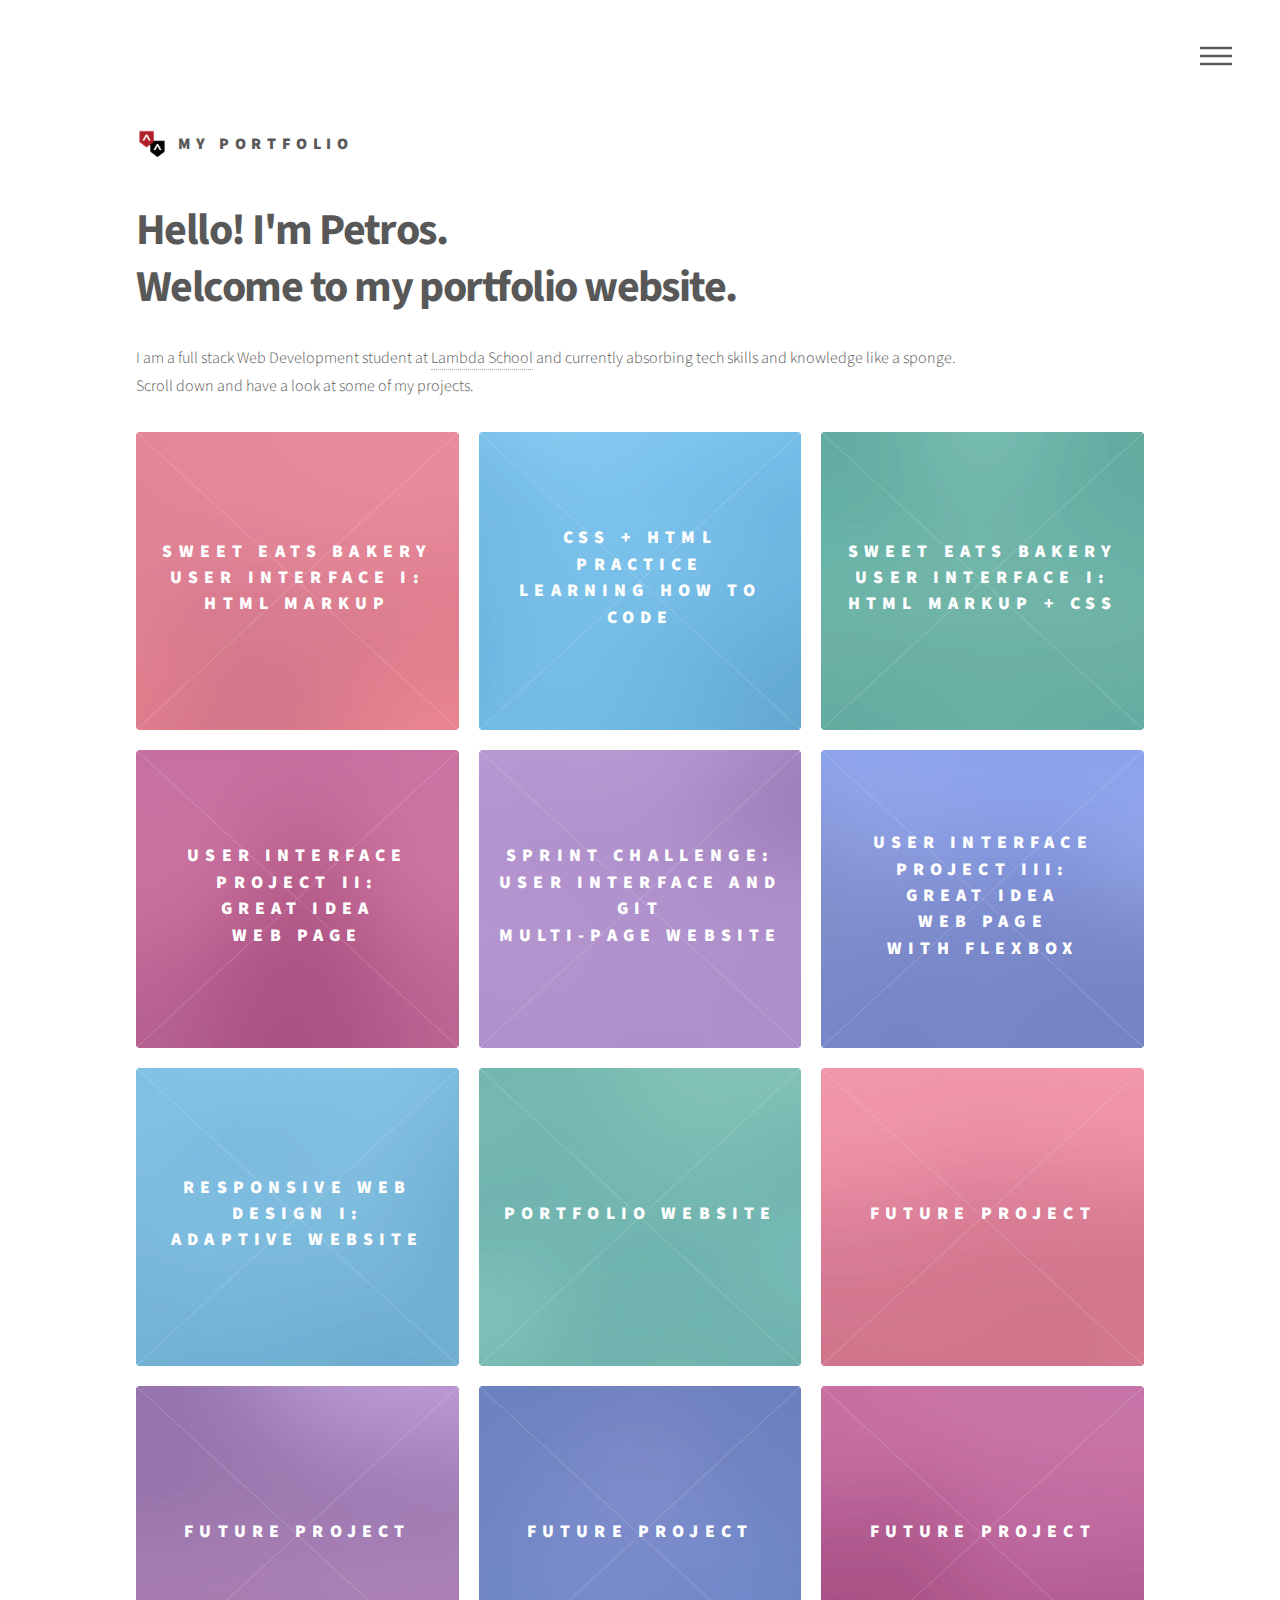
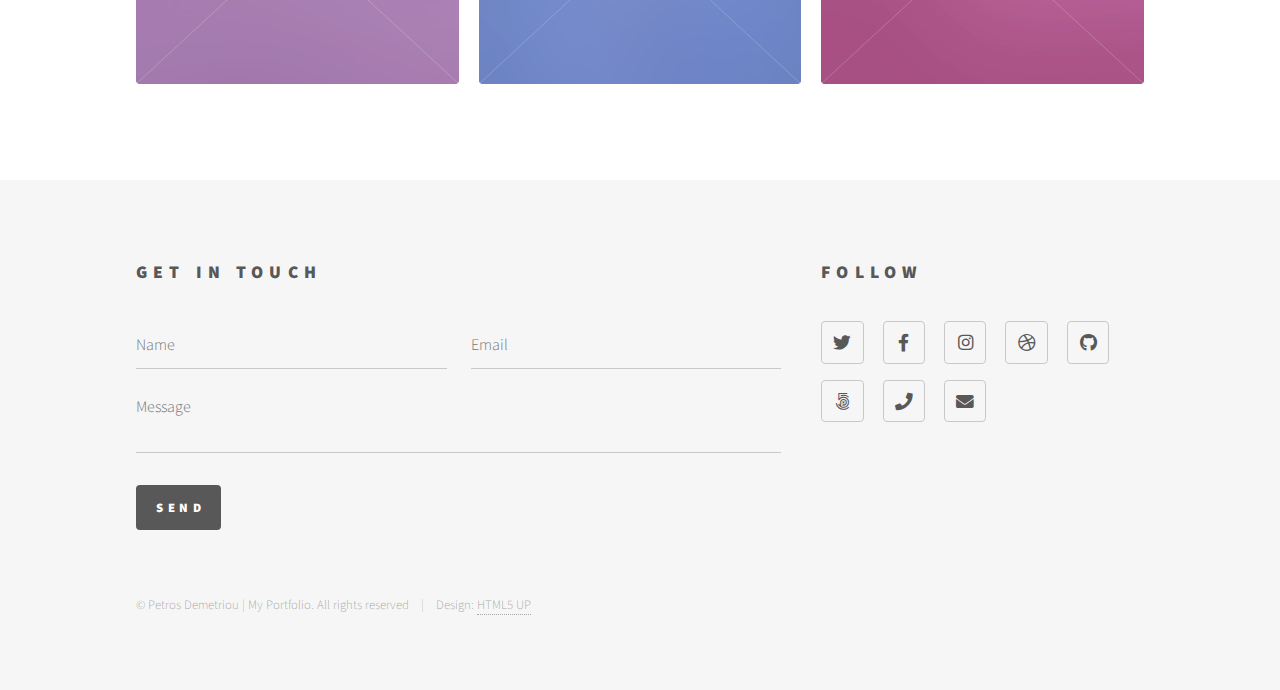
<file: project/index.html>
<!DOCTYPE HTML>
<!--
	Phantom by HTML5 UP
	html5up.net | @ajlkn
	Free for personal and commercial use under the CCA 3.0 license (html5up.net/license)
-->
<html>
	<head>
		<title>Petros Demetriou | My Portfolio</title>
		<meta charset="utf-8" />
		<meta name="viewport" content="width=device-width, initial-scale=1, user-scalable=no" />
		<link rel="stylesheet" href="assets/css/main.css" />
		<noscript><link rel="stylesheet" href="assets/css/noscript.css" /></noscript>
	</head>
	<body class="is-preload">
		<!-- Wrapper -->
			<div id="wrapper">

				<!-- Header -->
					<header id="header">
						<div class="inner">

							<!-- Logo -->
								<a href="index.html" class="logo">
									<span class="symbol"><img src="images/codelogo.png" alt="Logo" /></span><span class="title">My Portfolio</span>
								</a>

							<!-- Nav -->
								<nav>
									<ul>
										<li><a href="#menu">Menu</a></li>
									</ul>
								</nav>

						</div>
					</header>

				<!-- Menu -->
					<nav id="menu">
						<h2>Menu</h2>
						<ul>
							<li><a href="index.html">Home</a></li>
							<li><a href="generic.html">About</a></li>
							<li><a href="generic.html">Work</a></li>
							<li><a href="elements.html">Contact</a></li>
						</ul>
					</nav>

				<!-- Main -->
					<div id="main">
						<div class="inner">
							<header>
								<h1>Hello! I'm Petros.<br>Welcome to my portfolio website.</h1>
								<p>I am a full stack Web Development student at <a href="https://lambdaschool.com/" target="blank">Lambda School</a> and currently absorbing tech skills and knowledge like a sponge.<br>Scroll down and have a look at some of my projects.</p>
							</header>
							<section class="tiles">
								<article class="style1">
									<span class="image">
										<img src="images/pic01.jpg" alt="Pink Image for Link" />
									</span>
									<a href="https://codepen.io/p_demetriou/pen/eYYEjJR" target="blank">
										<h2>Sweet Eats Bakery<br>User Interface I: HTML Markup</h2>
										<div class="content">
											<p>One of my first projects at Λ.<br>Pretty simple HTML markup.</p>
										</div>
									</a>
								</article>
								<article class="style2">
									<span class="image">
										<img src="images/pic02.jpg" alt="Blue image for Link" />
									</span>
									<a href="https://codepen.io/p_demetriou/pen/YzzEXjE" target="blank">
										<h2>CSS + HTML Practice<br>Learning how to code</h2>
										<div class="content">
											<p>Combination of HTML and CSS.<br>Practice makes perfect.<br>Still long way to go.</p>
										</div>
									</a>
								</article>
								<article class="style3">
									<span class="image">
										<img src="images/pic03.jpg" alt="Green image for Link" />
									</span>
									<a href="https://codepen.io/p_demetriou/pen/vYYJavY" target="blank">
										<h2>Sweet Eats Bakery<br>User Interface I: HTML Markup + CSS</h2>
										<div class="content">
											<p>Same project as the first one.<br>Slightly more beautiful &#128527;</p>
										</div>
									</a>
								</article>
								<article class="style4">
									<span class="image">
										<img src="images/pic04.jpg" alt="Dark Purple image for Link" />
									</span>
									<a href="https://github.com/dimitriupe/User-Interface/tree/Petros-Demetriou" target="blank">
										<h2>User Interface Project II:<br>Great Idea<br> Web Page</h2>
										<div class="content">
											<p>I was given a picture of a website and<br> I had to create it from scratch.<br>Close enough.</p>
										</div>
									</a>
								</article>
								<article class="style5">
									<span class="image">
										<img src="images/pic05.jpg" alt="Light Purple image for Link" />
									</span>
									<a href="https://github.com/dimitriupe/Sprint-Challenge--User-Interface/tree/Petros-Demetriou" target="blank">
										<h2>Sprint Challenge:<br>User Interface and Git<br>Multi-Page Website</h2>
										<div class="content">
											<p>My first Sprint challenge at Λ.<br>I had 3 hours to complete this project.<br>DONE</p>
										</div>
									</a>
								</article>
								<article class="style6">
									<span class="image">
										<img src="images/pic06.jpg" alt="Navy Blue Image for Link"/>
									</span>
									<a href="https://github.com/dimitriupe/UI-III-Flexbox/tree/Petros-Demetriou" target="blank">
										<h2>User Interface Project III:<br>Great Idea<br> Web Page<br> With Flexbox</h2>
										<div class="content">
											<p>I had to revisit my Great Idea Web Page and refactor the whole CSS file by using flexbox.</p>
										</div>
									</a>
								</article>
								<article class="style2">
									<span class="image">
										<img src="images/pic07.jpg" alt="Skyblue Image for Link"/>
									</span>
									<a href="https://github.com/dimitriupe/responsive-web-design-I/tree/Petros-Demetriou" target="blank">
										<h2>Responsive Web Design I:<br> Adaptive Website</h2>
										<div class="content">
											<p>Created an adaptive version<br> of the "Great Idea Web Page".<br>Design mock ups created for desktop, tablet, and mobile devices.</p>
										</div>
									</a>
								</article>
								<article class="style3">
									<span class="image">
										<img src="images/pic08.jpg" alt="Light Green image for Link" />
									</span>
									<a href="https://github.com/dimitriupe/portfolio-website/tree/Petros-Demetriou" target="blank">
										<h2>Portfolio Website</h2>
										<div class="content">
											<p>I had to create one.</p>
										</div>
									</a>
								</article>
								<article class="style1">
									<span class="image">
										<img src="images/pic09.jpg" alt="Pink1 image for Link" />
									</span>
									<a href="generic.html">
										<h2>Future project</h2>
										<div class="content">
											<p>Will be soon posted.</p>
										</div>
									</a>
								</article>
								<article class="style5">
									<span class="image">
										<img src="images/pic10.jpg" alt="Purple1 image for Link" />
									</span>
									<a href="generic.html">
										<h2>Future project</h2>
										<div class="content">
											<p>Be patient. I will soon upload the link.</p>
										</div>
									</a>
								</article>
								<article class="style6">
									<span class="image">
										<img src="images/pic11.jpg" alt="Light Blue image for Link" />
									</span>
									<a href="generic.html">
										<h2>Future project</h2>
										<div class="content">
											<p>Same here.</p>
										</div>
									</a>
								</article>
								<article class="style4">
									<span class="image">
										<img src="images/pic12.jpg" alt="Dark Purple image for Link" />
									</span>
									<a href="generic.html">
										<h2>Future project</h2>
										<div class="content">
											<p>And here.</p>
										</div>
									</a>
								</article>
							</section>
						</div>
					</div>

				<!-- Footer -->
					<footer id="footer">
						<div class="inner">
							<section>
								<h2>Get in touch</h2>
								<form method="post" action="#">
									<div class="fields">
										<div class="field half">
											<input type="text" name="name" id="name" placeholder="Name" />
										</div>
										<div class="field half">
											<input type="email" name="email" id="email" placeholder="Email" />
										</div>
										<div class="field">
											<textarea name="message" id="message" placeholder="Message"></textarea>
										</div>
									</div>
									<ul class="actions">
										<li><input type="submit" value="Send" class="primary" /></li>
									</ul>
								</form>
							</section>
							<section>
								<h2>Follow</h2>
								<ul class="icons">
									<li><a href="https://twitter.com/p_demetriou" class="icon brands style2 fa-twitter" target="blank"><span class="label">Twitter</span></a></li>
									<li><a href="https://www.facebook.com/petros.demetriou.5" class="icon brands style2 fa-facebook-f" target="blank"><span class="label">Facebook</span></a></li>
									<li><a href="https://www.instagram.com/petros_demetriu/" class="icon brands style2 fa-instagram" target="blank"><span class="label">Instagram</span></a></li>
									<li><a href="https://dribbble.com/dimitriupe" class="icon brands style2 fa-dribbble" target="blank"><span class="label">Dribbble</span></a></li>
									<li><a href="https://github.com/dimitriupe" class="icon brands style2 fa-github" target="blank"><span class="label">GitHub</span></a></li>
									<li><a href="https://500px.com/dimitriupe" class="icon brands style2 fa-500px" target="blank"><span class="label">500px</span></a></li>
									<li><a href="0035799340070" class="icon solid style2 fa-phone"><span class="label">Phone</span></a></li>
									<li><a href="dimitriupe@gmail.com" class="icon solid style2 fa-envelope"><span class="label">Email</span></a></li>
								</ul>
							</section>
							<ul class="copyright">
								<li>&copy; Petros Demetriou | My Portfolio. All rights reserved</li><li>Design: <a href="http://html5up.net">HTML5 UP</a></li>
							</ul>
						</div>
					</footer>

			</div>

		<!-- Scripts -->
			<script src="assets/js/jquery.min.js"></script>
			<script src="assets/js/browser.min.js"></script>
			<script src="assets/js/breakpoints.min.js"></script>
			<script src="assets/js/util.js"></script>
			<script src="assets/js/main.js"></script>

	</body>
</html>
</file>
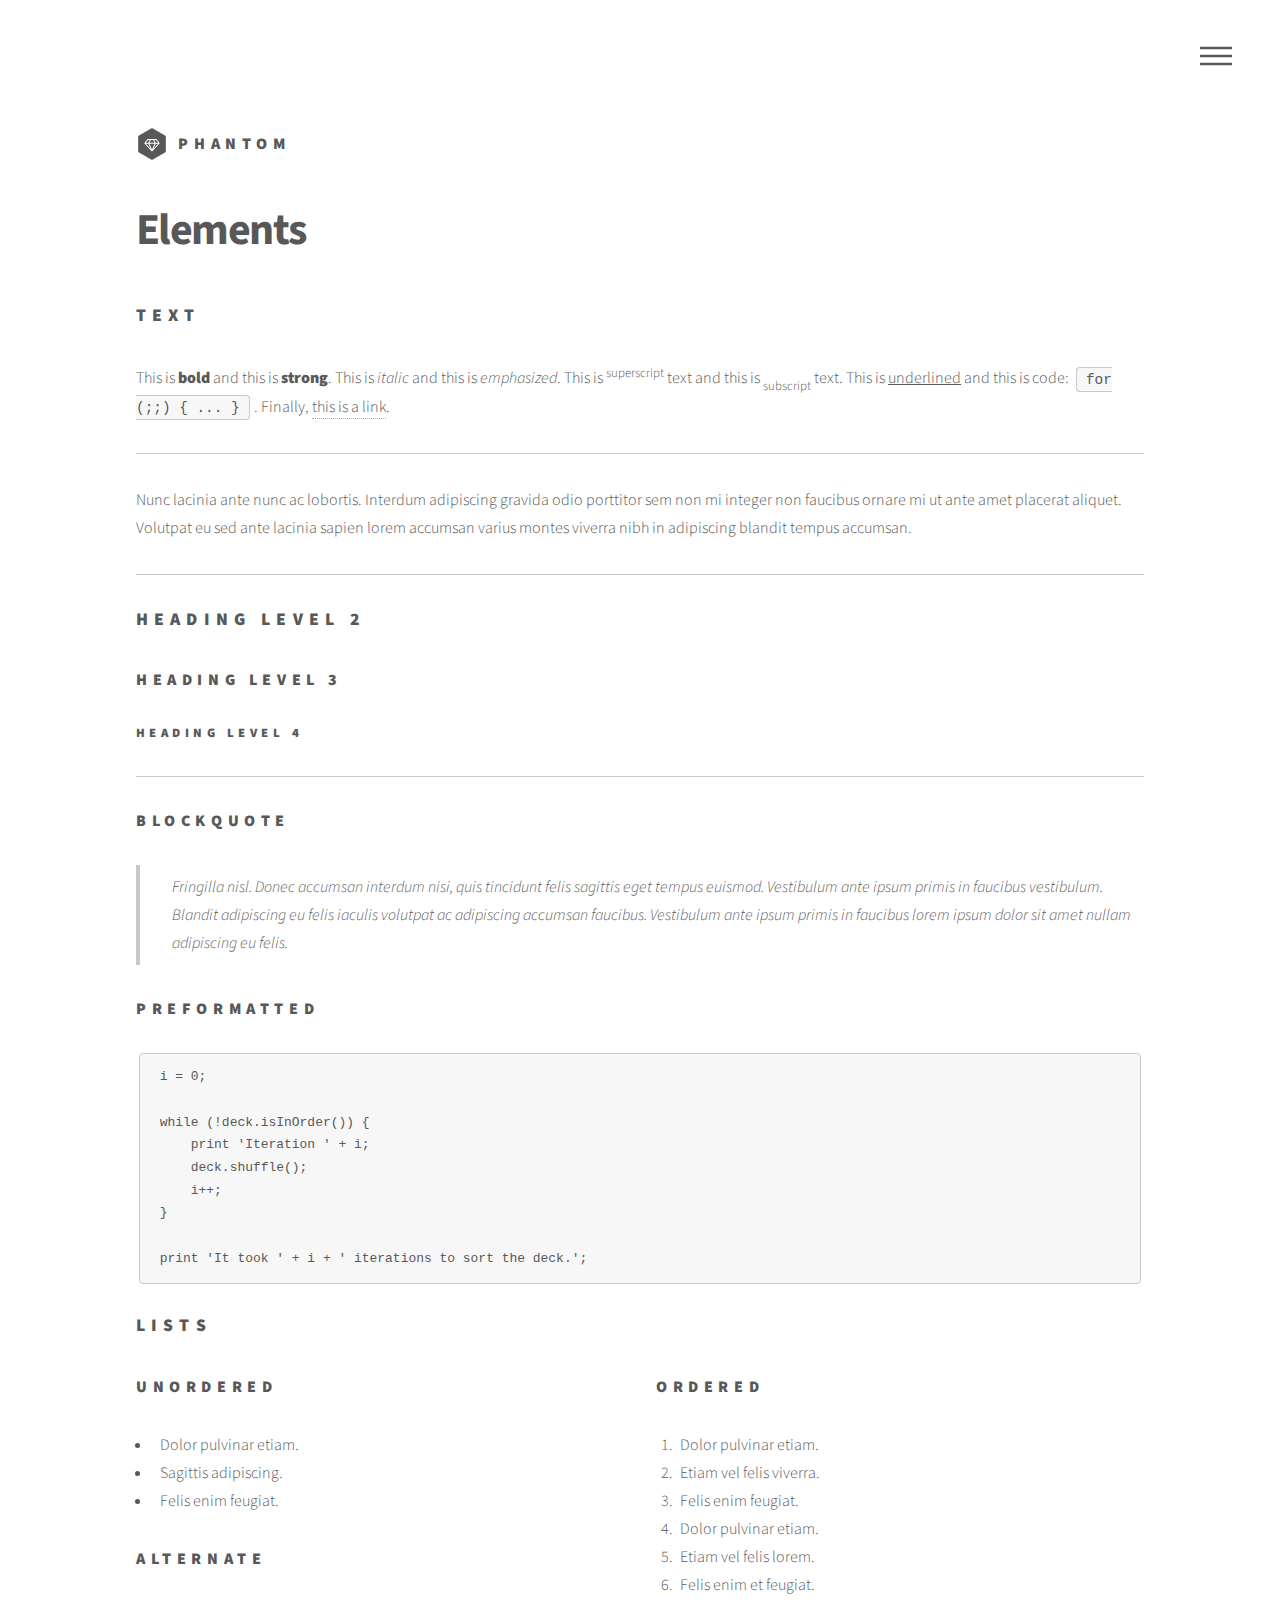
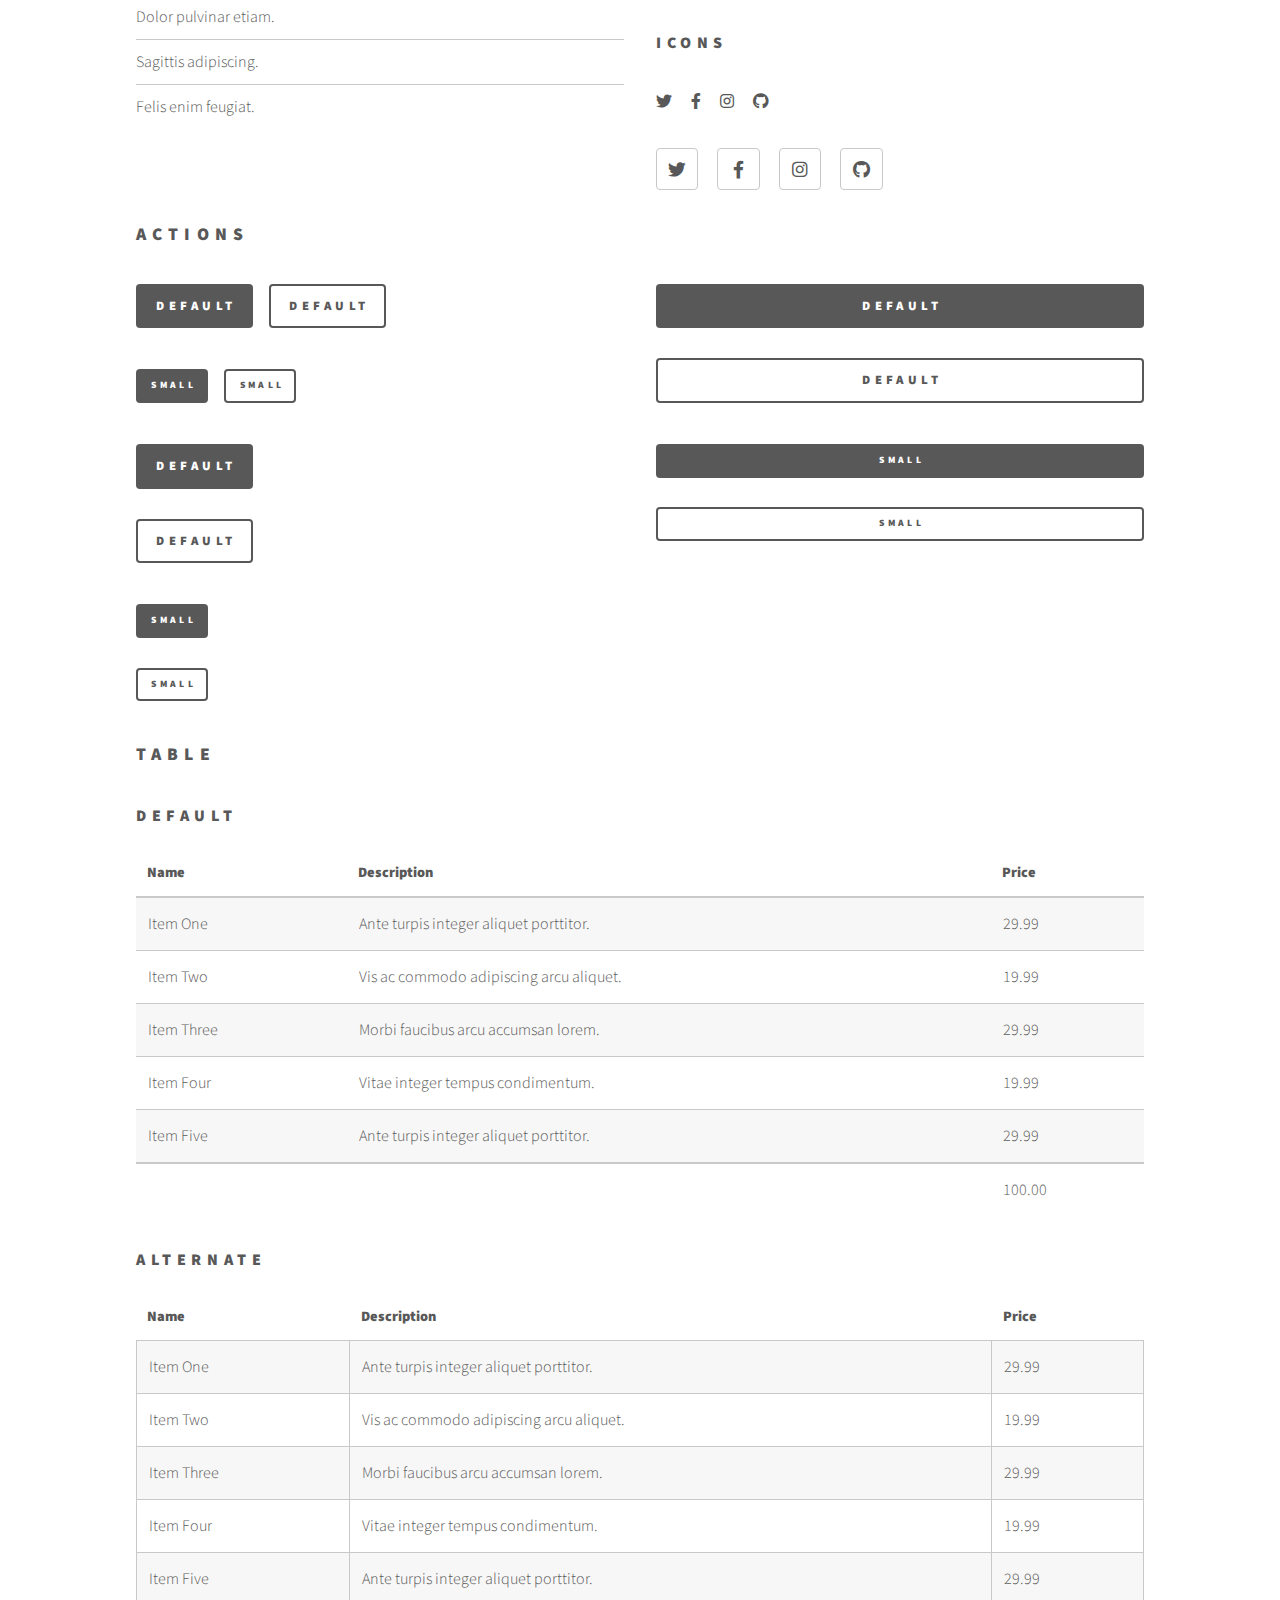
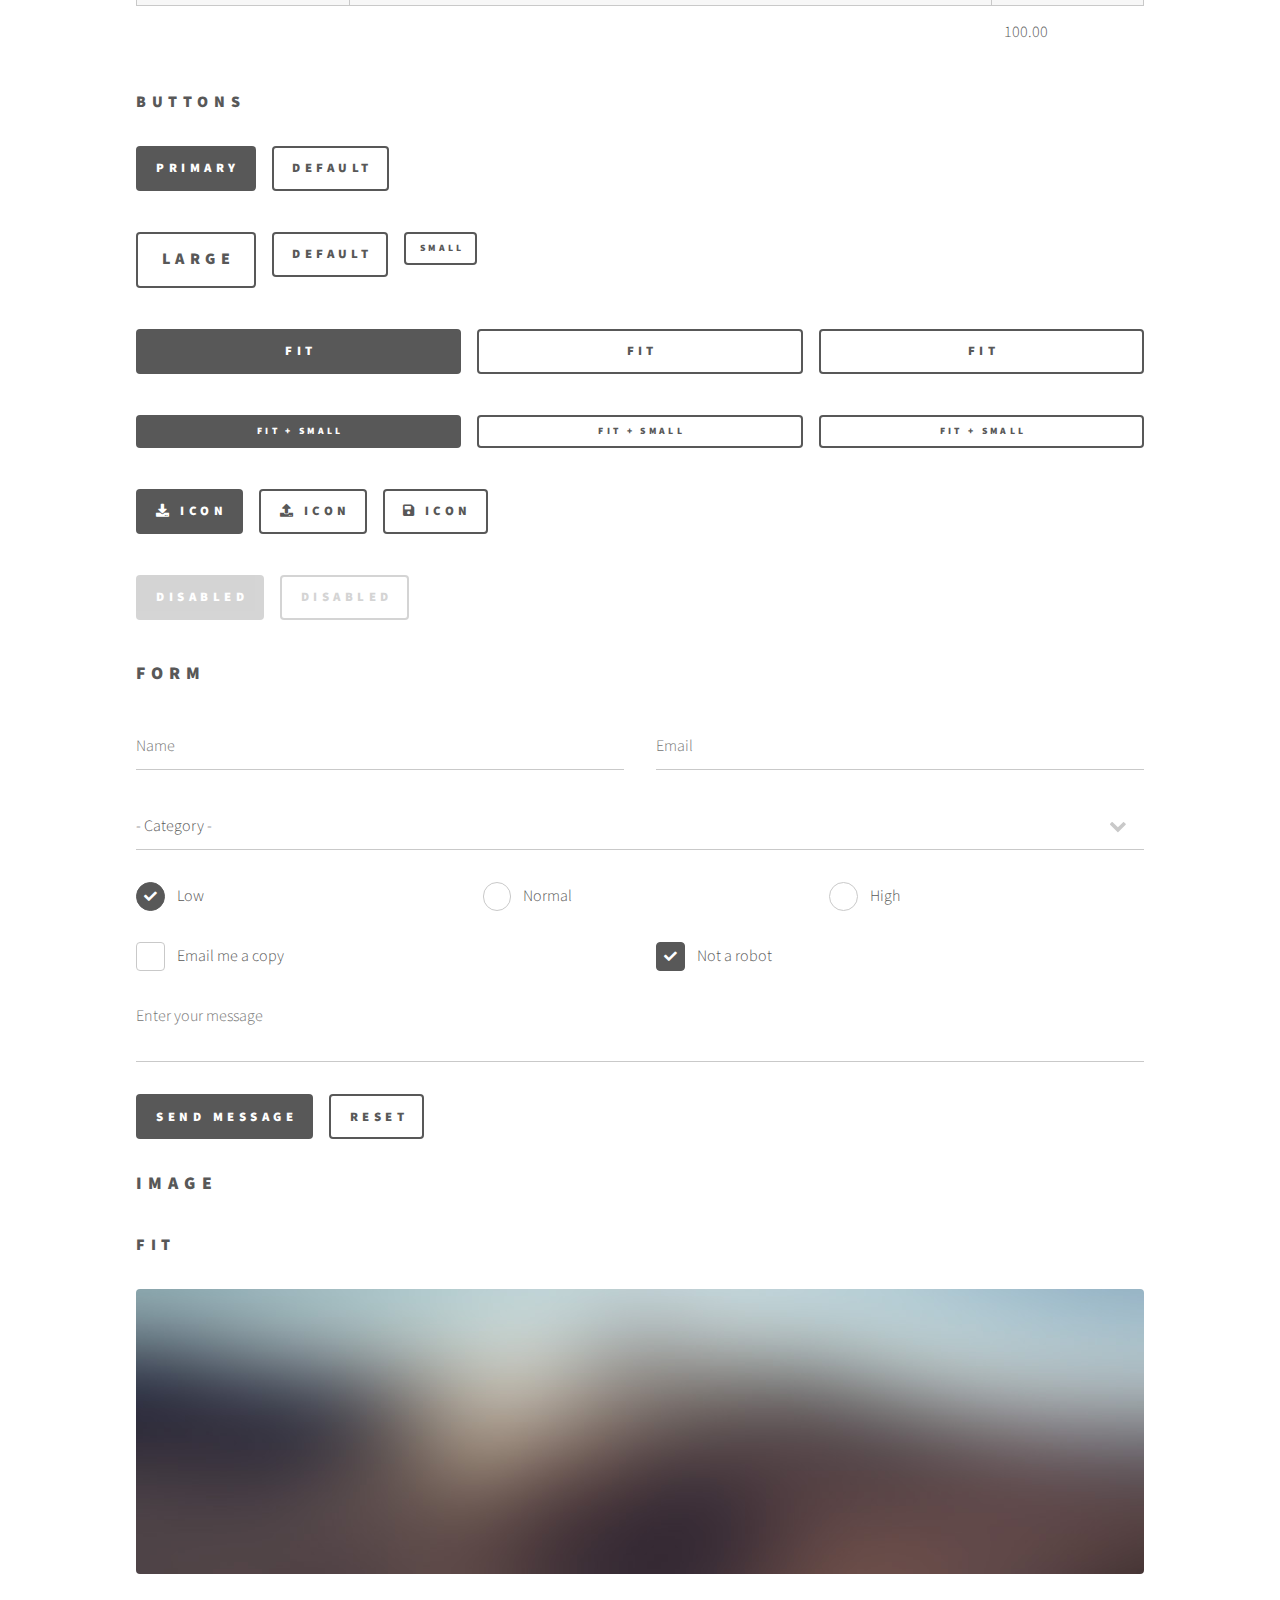
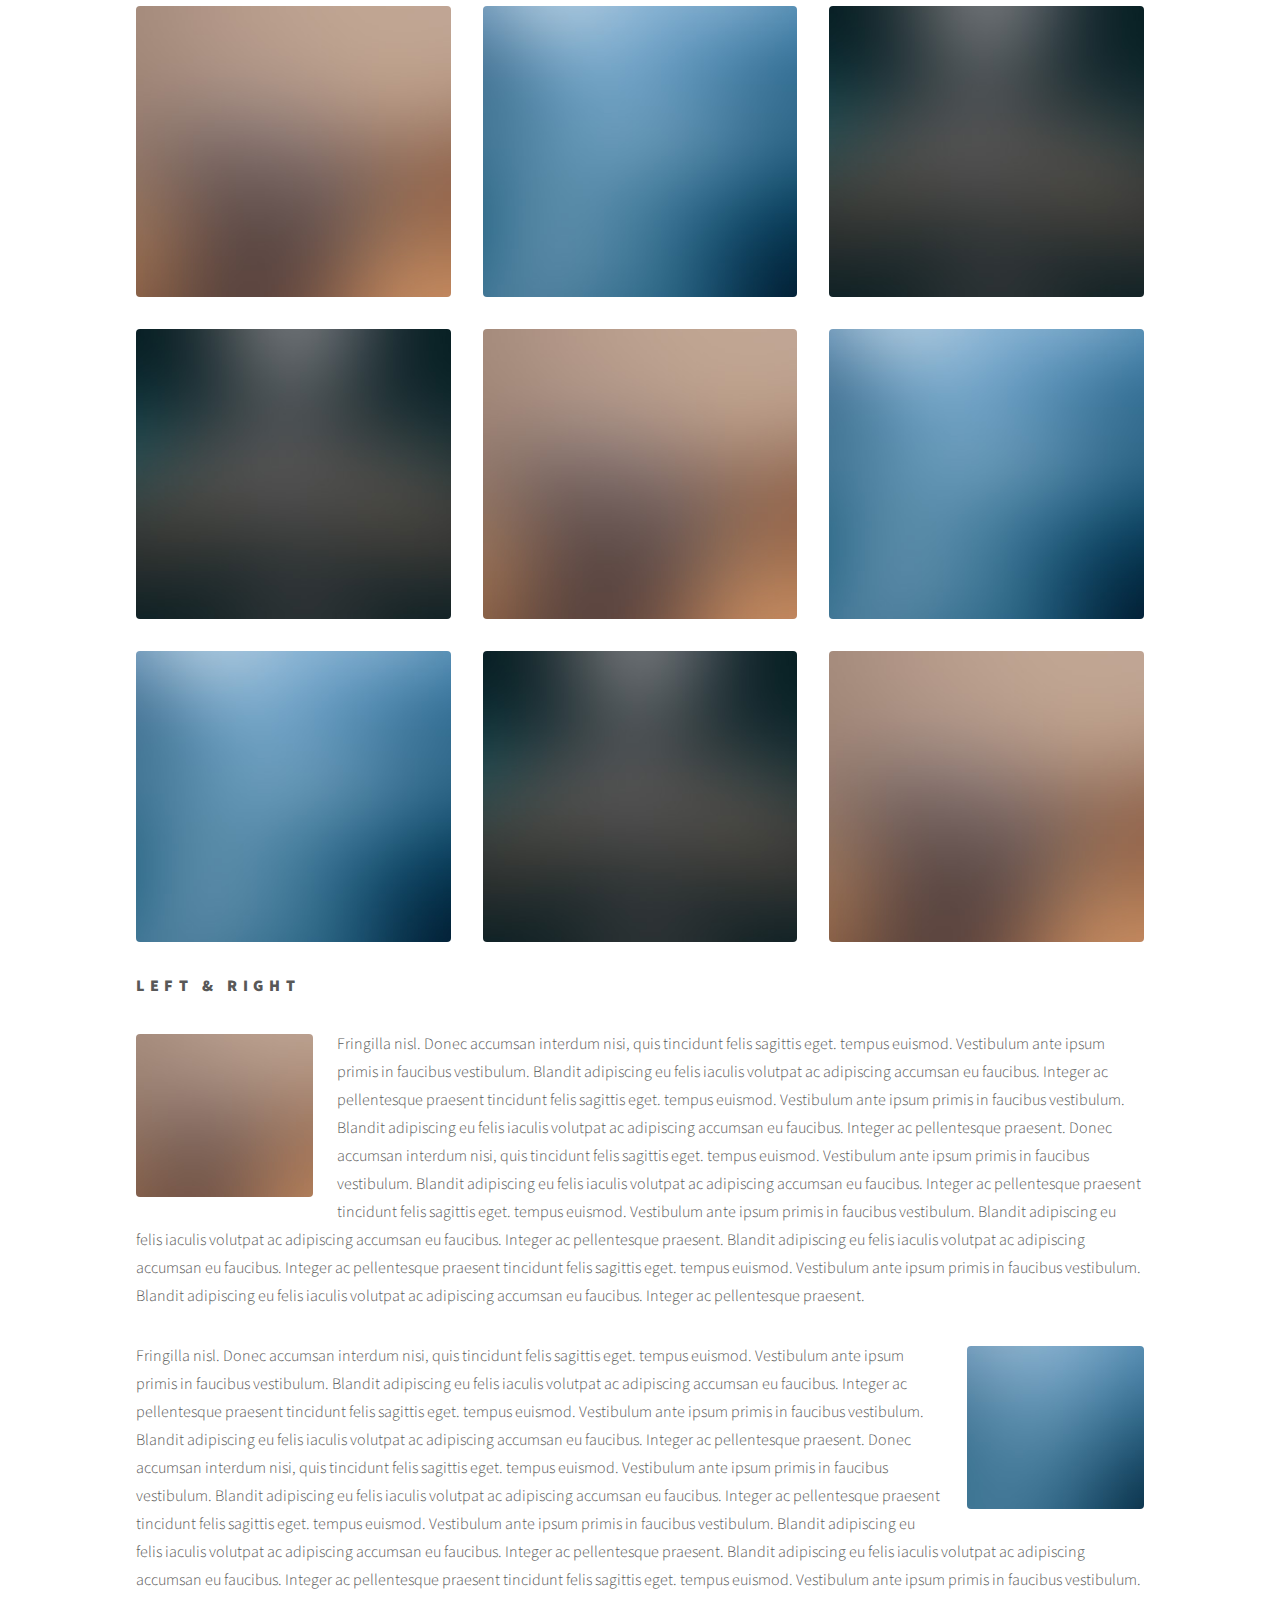
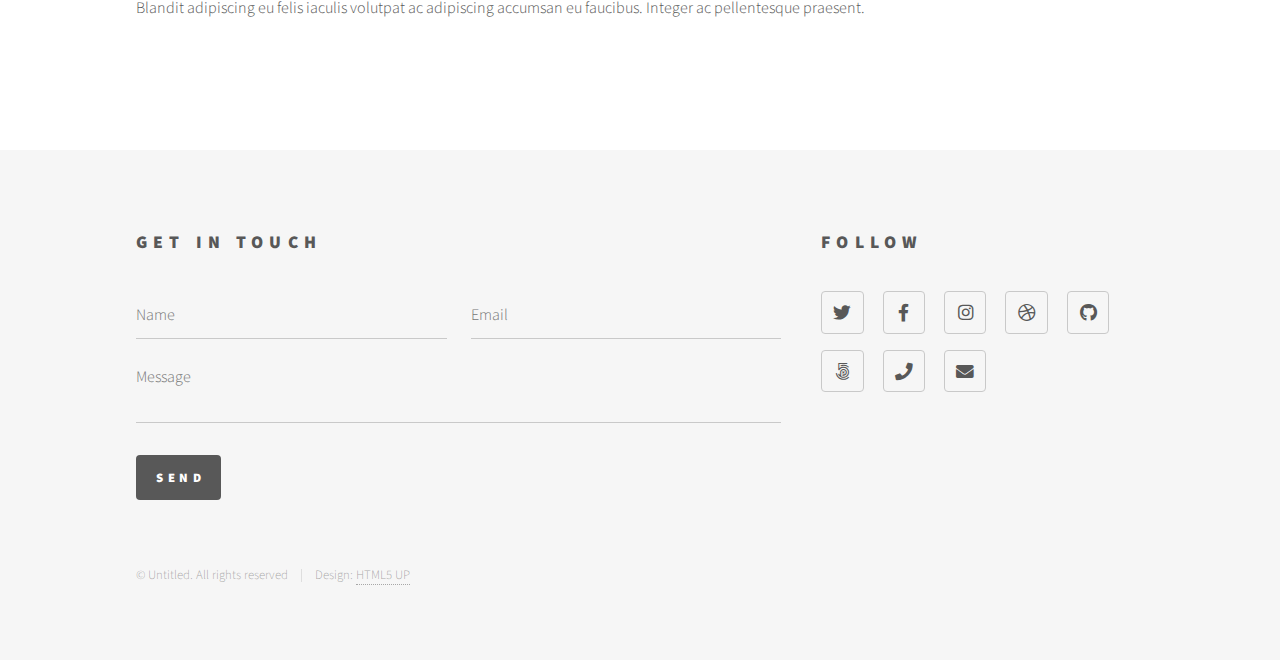
<file: project/elements.html>
<!DOCTYPE HTML>
<!--
	Phantom by HTML5 UP
	html5up.net | @ajlkn
	Free for personal and commercial use under the CCA 3.0 license (html5up.net/license)
-->
<html>
	<head>
		<title>Elements - Phantom by HTML5 UP</title>
		<meta charset="utf-8" />
		<meta name="viewport" content="width=device-width, initial-scale=1, user-scalable=no" />
		<link rel="stylesheet" href="assets/css/main.css" />
		<noscript><link rel="stylesheet" href="assets/css/noscript.css" /></noscript>
	</head>
	<body class="is-preload">
		<!-- Wrapper -->
			<div id="wrapper">

				<!-- Header -->
					<header id="header">
						<div class="inner">

							<!-- Logo -->
								<a href="index.html" class="logo">
									<span class="symbol"><img src="images/logo.svg" alt="" /></span><span class="title">Phantom</span>
								</a>

							<!-- Nav -->
								<nav>
									<ul>
										<li><a href="#menu">Menu</a></li>
									</ul>
								</nav>

						</div>
					</header>

				<!-- Menu -->
					<nav id="menu">
						<h2>Menu</h2>
						<ul>
							<li><a href="index.html">Home</a></li>
							<li><a href="generic.html">Ipsum veroeros</a></li>
							<li><a href="generic.html">Tempus etiam</a></li>
							<li><a href="generic.html">Consequat dolor</a></li>
							<li><a href="elements.html">Elements</a></li>
						</ul>
					</nav>

				<!-- Main -->
					<div id="main">
						<div class="inner">
							<h1>Elements</h1>

							<!-- Text -->
								<section>
									<h2>Text</h2>
									<p>This is <b>bold</b> and this is <strong>strong</strong>. This is <i>italic</i> and this is <em>emphasized</em>.
									This is <sup>superscript</sup> text and this is <sub>subscript</sub> text.
									This is <u>underlined</u> and this is code: <code>for (;;) { ... }</code>. Finally, <a href="#">this is a link</a>.</p>
									<hr />
									<p>Nunc lacinia ante nunc ac lobortis. Interdum adipiscing gravida odio porttitor sem non mi integer non faucibus ornare mi ut ante amet placerat aliquet. Volutpat eu sed ante lacinia sapien lorem accumsan varius montes viverra nibh in adipiscing blandit tempus accumsan.</p>
									<hr />
									<h2>Heading Level 2</h2>
									<h3>Heading Level 3</h3>
									<h4>Heading Level 4</h4>
									<hr />
									<h3>Blockquote</h3>
									<blockquote>Fringilla nisl. Donec accumsan interdum nisi, quis tincidunt felis sagittis eget tempus euismod. Vestibulum ante ipsum primis in faucibus vestibulum. Blandit adipiscing eu felis iaculis volutpat ac adipiscing accumsan faucibus. Vestibulum ante ipsum primis in faucibus lorem ipsum dolor sit amet nullam adipiscing eu felis.</blockquote>
									<h3>Preformatted</h3>
									<pre><code>i = 0;

while (!deck.isInOrder()) {
    print 'Iteration ' + i;
    deck.shuffle();
    i++;
}

print 'It took ' + i + ' iterations to sort the deck.';</code></pre>
								</section>

							<!-- Lists -->
								<section>
									<h2>Lists</h2>
									<div class="row">
										<div class="col-6 col-12-medium">
											<h3>Unordered</h3>
											<ul>
												<li>Dolor pulvinar etiam.</li>
												<li>Sagittis adipiscing.</li>
												<li>Felis enim feugiat.</li>
											</ul>
											<h3>Alternate</h3>
											<ul class="alt">
												<li>Dolor pulvinar etiam.</li>
												<li>Sagittis adipiscing.</li>
												<li>Felis enim feugiat.</li>
											</ul>
										</div>
										<div class="col-6 col-12-medium">
											<h3>Ordered</h3>
											<ol>
												<li>Dolor pulvinar etiam.</li>
												<li>Etiam vel felis viverra.</li>
												<li>Felis enim feugiat.</li>
												<li>Dolor pulvinar etiam.</li>
												<li>Etiam vel felis lorem.</li>
												<li>Felis enim et feugiat.</li>
											</ol>
											<h3>Icons</h3>
											<ul class="icons">
												<li><a href="#" class="icon brands style1 fa-twitter"><span class="label">Twitter</span></a></li>
												<li><a href="#" class="icon brands style1 fa-facebook-f"><span class="label">Facebook</span></a></li>
												<li><a href="#" class="icon brands style1 fa-instagram"><span class="label">Instagram</span></a></li>
												<li><a href="#" class="icon brands style1 fa-github"><span class="label">Github</span></a></li>
											</ul>
											<ul class="icons">
												<li><a href="#" class="icon brands style2 fa-twitter"><span class="label">Twitter</span></a></li>
												<li><a href="#" class="icon brands style2 fa-facebook-f"><span class="label">Facebook</span></a></li>
												<li><a href="#" class="icon brands style2 fa-instagram"><span class="label">Instagram</span></a></li>
												<li><a href="#" class="icon brands style2 fa-github"><span class="label">Github</span></a></li>
											</ul>
										</div>
									</div>
									<h2>Actions</h2>
									<div class="row">
										<div class="col-6 col-12-medium">
											<ul class="actions">
												<li><a href="#" class="button primary">Default</a></li>
												<li><a href="#" class="button">Default</a></li>
											</ul>
											<ul class="actions small">
												<li><a href="#" class="button primary small">Small</a></li>
												<li><a href="#" class="button small">Small</a></li>
											</ul>
											<ul class="actions stacked">
												<li><a href="#" class="button primary">Default</a></li>
												<li><a href="#" class="button">Default</a></li>
											</ul>
											<ul class="actions stacked">
												<li><a href="#" class="button primary small">Small</a></li>
												<li><a href="#" class="button small">Small</a></li>
											</ul>
										</div>
										<div class="col-6 col-12-medium">
											<ul class="actions stacked">
												<li><a href="#" class="button primary fit">Default</a></li>
												<li><a href="#" class="button fit">Default</a></li>
											</ul>
											<ul class="actions stacked">
												<li><a href="#" class="button primary small fit">Small</a></li>
												<li><a href="#" class="button small fit">Small</a></li>
											</ul>
										</div>
									</div>
								</section>

							<!-- Table -->
								<section>
									<h2>Table</h2>
									<h3>Default</h3>
									<div class="table-wrapper">
										<table>
											<thead>
												<tr>
													<th>Name</th>
													<th>Description</th>
													<th>Price</th>
												</tr>
											</thead>
											<tbody>
												<tr>
													<td>Item One</td>
													<td>Ante turpis integer aliquet porttitor.</td>
													<td>29.99</td>
												</tr>
												<tr>
													<td>Item Two</td>
													<td>Vis ac commodo adipiscing arcu aliquet.</td>
													<td>19.99</td>
												</tr>
												<tr>
													<td>Item Three</td>
													<td> Morbi faucibus arcu accumsan lorem.</td>
													<td>29.99</td>
												</tr>
												<tr>
													<td>Item Four</td>
													<td>Vitae integer tempus condimentum.</td>
													<td>19.99</td>
												</tr>
												<tr>
													<td>Item Five</td>
													<td>Ante turpis integer aliquet porttitor.</td>
													<td>29.99</td>
												</tr>
											</tbody>
											<tfoot>
												<tr>
													<td colspan="2"></td>
													<td>100.00</td>
												</tr>
											</tfoot>
										</table>
									</div>

									<h3>Alternate</h3>
									<div class="table-wrapper">
										<table class="alt">
											<thead>
												<tr>
													<th>Name</th>
													<th>Description</th>
													<th>Price</th>
												</tr>
											</thead>
											<tbody>
												<tr>
													<td>Item One</td>
													<td>Ante turpis integer aliquet porttitor.</td>
													<td>29.99</td>
												</tr>
												<tr>
													<td>Item Two</td>
													<td>Vis ac commodo adipiscing arcu aliquet.</td>
													<td>19.99</td>
												</tr>
												<tr>
													<td>Item Three</td>
													<td> Morbi faucibus arcu accumsan lorem.</td>
													<td>29.99</td>
												</tr>
												<tr>
													<td>Item Four</td>
													<td>Vitae integer tempus condimentum.</td>
													<td>19.99</td>
												</tr>
												<tr>
													<td>Item Five</td>
													<td>Ante turpis integer aliquet porttitor.</td>
													<td>29.99</td>
												</tr>
											</tbody>
											<tfoot>
												<tr>
													<td colspan="2"></td>
													<td>100.00</td>
												</tr>
											</tfoot>
										</table>
									</div>
								</section>

							<!-- Buttons -->
								<section>
									<h3>Buttons</h3>
									<ul class="actions">
										<li><a href="#" class="button primary">Primary</a></li>
										<li><a href="#" class="button">Default</a></li>
									</ul>
									<ul class="actions">
										<li><a href="#" class="button large">Large</a></li>
										<li><a href="#" class="button">Default</a></li>
										<li><a href="#" class="button small">Small</a></li>
									</ul>
									<ul class="actions fit">
										<li><a href="#" class="button primary fit">Fit</a></li>
										<li><a href="#" class="button fit">Fit</a></li>
										<li><a href="#" class="button fit">Fit</a></li>
									</ul>
									<ul class="actions fit small">
										<li><a href="#" class="button primary fit small">Fit + Small</a></li>
										<li><a href="#" class="button fit small">Fit + Small</a></li>
										<li><a href="#" class="button fit small">Fit + Small</a></li>
									</ul>
									<ul class="actions">
										<li><a href="#" class="button primary icon solid fa-download">Icon</a></li>
										<li><a href="#" class="button icon solid fa-upload">Icon</a></li>
										<li><a href="#" class="button icon solid fa-save">Icon</a></li>
									</ul>
									<ul class="actions">
										<li><span class="button primary disabled">Disabled</span></li>
										<li><span class="button disabled">Disabled</span></li>
									</ul>
								</section>

							<!-- Form -->
								<section>
									<h2>Form</h2>
									<form method="post" action="#">
										<div class="row gtr-uniform">
											<div class="col-6 col-12-xsmall">
												<input type="text" name="demo-name" id="demo-name" value="" placeholder="Name" />
											</div>
											<div class="col-6 col-12-xsmall">
												<input type="email" name="demo-email" id="demo-email" value="" placeholder="Email" />
											</div>
											<div class="col-12">
												<select name="demo-category" id="demo-category">
													<option value="">- Category -</option>
													<option value="1">Manufacturing</option>
													<option value="1">Shipping</option>
													<option value="1">Administration</option>
													<option value="1">Human Resources</option>
												</select>
											</div>
											<div class="col-4 col-12-small">
												<input type="radio" id="demo-priority-low" name="demo-priority" checked>
												<label for="demo-priority-low">Low</label>
											</div>
											<div class="col-4 col-12-small">
												<input type="radio" id="demo-priority-normal" name="demo-priority">
												<label for="demo-priority-normal">Normal</label>
											</div>
											<div class="col-4 col-12-small">
												<input type="radio" id="demo-priority-high" name="demo-priority">
												<label for="demo-priority-high">High</label>
											</div>
											<div class="col-6 col-12-small">
												<input type="checkbox" id="demo-copy" name="demo-copy">
												<label for="demo-copy">Email me a copy</label>
											</div>
											<div class="col-6 col-12-small">
												<input type="checkbox" id="demo-human" name="demo-human" checked>
												<label for="demo-human">Not a robot</label>
											</div>
											<div class="col-12">
												<textarea name="demo-message" id="demo-message" placeholder="Enter your message" rows="6"></textarea>
											</div>
											<div class="col-12">
												<ul class="actions">
													<li><input type="submit" value="Send Message" class="primary" /></li>
													<li><input type="reset" value="Reset" /></li>
												</ul>
											</div>
										</div>
									</form>
								</section>

							<!-- Image -->
								<section>
									<h2>Image</h2>
									<h3>Fit</h3>
									<div class="box alt">
										<div class="row gtr-uniform">
											<div class="col-12"><span class="image fit"><img src="images/pic13.jpg" alt="" /></span></div>
											<div class="col-4"><span class="image fit"><img src="images/pic01.jpg" alt="" /></span></div>
											<div class="col-4"><span class="image fit"><img src="images/pic02.jpg" alt="" /></span></div>
											<div class="col-4"><span class="image fit"><img src="images/pic03.jpg" alt="" /></span></div>
											<div class="col-4"><span class="image fit"><img src="images/pic03.jpg" alt="" /></span></div>
											<div class="col-4"><span class="image fit"><img src="images/pic01.jpg" alt="" /></span></div>
											<div class="col-4"><span class="image fit"><img src="images/pic02.jpg" alt="" /></span></div>
											<div class="col-4"><span class="image fit"><img src="images/pic02.jpg" alt="" /></span></div>
											<div class="col-4"><span class="image fit"><img src="images/pic03.jpg" alt="" /></span></div>
											<div class="col-4"><span class="image fit"><img src="images/pic01.jpg" alt="" /></span></div>
										</div>
									</div>
									<h3>Left &amp; Right</h3>
									<p><span class="image left"><img src="images/pic14.jpg" alt="" /></span>Fringilla nisl. Donec accumsan interdum nisi, quis tincidunt felis sagittis eget. tempus euismod. Vestibulum ante ipsum primis in faucibus vestibulum. Blandit adipiscing eu felis iaculis volutpat ac adipiscing accumsan eu faucibus. Integer ac pellentesque praesent tincidunt felis sagittis eget. tempus euismod. Vestibulum ante ipsum primis in faucibus vestibulum. Blandit adipiscing eu felis iaculis volutpat ac adipiscing accumsan eu faucibus. Integer ac pellentesque praesent. Donec accumsan interdum nisi, quis tincidunt felis sagittis eget. tempus euismod. Vestibulum ante ipsum primis in faucibus vestibulum. Blandit adipiscing eu felis iaculis volutpat ac adipiscing accumsan eu faucibus. Integer ac pellentesque praesent tincidunt felis sagittis eget. tempus euismod. Vestibulum ante ipsum primis in faucibus vestibulum. Blandit adipiscing eu felis iaculis volutpat ac adipiscing accumsan eu faucibus. Integer ac pellentesque praesent. Blandit adipiscing eu felis iaculis volutpat ac adipiscing accumsan eu faucibus. Integer ac pellentesque praesent tincidunt felis sagittis eget. tempus euismod. Vestibulum ante ipsum primis in faucibus vestibulum. Blandit adipiscing eu felis iaculis volutpat ac adipiscing accumsan eu faucibus. Integer ac pellentesque praesent.</p>
									<p><span class="image right"><img src="images/pic15.jpg" alt="" /></span>Fringilla nisl. Donec accumsan interdum nisi, quis tincidunt felis sagittis eget. tempus euismod. Vestibulum ante ipsum primis in faucibus vestibulum. Blandit adipiscing eu felis iaculis volutpat ac adipiscing accumsan eu faucibus. Integer ac pellentesque praesent tincidunt felis sagittis eget. tempus euismod. Vestibulum ante ipsum primis in faucibus vestibulum. Blandit adipiscing eu felis iaculis volutpat ac adipiscing accumsan eu faucibus. Integer ac pellentesque praesent. Donec accumsan interdum nisi, quis tincidunt felis sagittis eget. tempus euismod. Vestibulum ante ipsum primis in faucibus vestibulum. Blandit adipiscing eu felis iaculis volutpat ac adipiscing accumsan eu faucibus. Integer ac pellentesque praesent tincidunt felis sagittis eget. tempus euismod. Vestibulum ante ipsum primis in faucibus vestibulum. Blandit adipiscing eu felis iaculis volutpat ac adipiscing accumsan eu faucibus. Integer ac pellentesque praesent. Blandit adipiscing eu felis iaculis volutpat ac adipiscing accumsan eu faucibus. Integer ac pellentesque praesent tincidunt felis sagittis eget. tempus euismod. Vestibulum ante ipsum primis in faucibus vestibulum. Blandit adipiscing eu felis iaculis volutpat ac adipiscing accumsan eu faucibus. Integer ac pellentesque praesent.</p>
								</section>

						</div>
					</div>

				<!-- Footer -->
					<footer id="footer">
						<div class="inner">
							<section>
								<h2>Get in touch</h2>
								<form method="post" action="#">
									<div class="fields">
										<div class="field half">
											<input type="text" name="name" id="name" placeholder="Name" />
										</div>
										<div class="field half">
											<input type="email" name="email" id="email" placeholder="Email" />
										</div>
										<div class="field">
											<textarea name="message" id="message" placeholder="Message"></textarea>
										</div>
									</div>
									<ul class="actions">
										<li><input type="submit" value="Send" class="primary" /></li>
									</ul>
								</form>
							</section>
							<section>
								<h2>Follow</h2>
								<ul class="icons">
									<li><a href="#" class="icon brands style2 fa-twitter"><span class="label">Twitter</span></a></li>
									<li><a href="#" class="icon brands style2 fa-facebook-f"><span class="label">Facebook</span></a></li>
									<li><a href="#" class="icon brands style2 fa-instagram"><span class="label">Instagram</span></a></li>
									<li><a href="#" class="icon brands style2 fa-dribbble"><span class="label">Dribbble</span></a></li>
									<li><a href="#" class="icon brands style2 fa-github"><span class="label">GitHub</span></a></li>
									<li><a href="#" class="icon brands style2 fa-500px"><span class="label">500px</span></a></li>
									<li><a href="#" class="icon solid style2 fa-phone"><span class="label">Phone</span></a></li>
									<li><a href="#" class="icon solid style2 fa-envelope"><span class="label">Email</span></a></li>
								</ul>
							</section>
							<ul class="copyright">
								<li>&copy; Untitled. All rights reserved</li><li>Design: <a href="http://html5up.net">HTML5 UP</a></li>
							</ul>
						</div>
					</footer>

			</div>

		<!-- Scripts -->
			<script src="assets/js/jquery.min.js"></script>
			<script src="assets/js/browser.min.js"></script>
			<script src="assets/js/breakpoints.min.js"></script>
			<script src="assets/js/util.js"></script>
			<script src="assets/js/main.js"></script>

	</body>
</html>
</file>
<file: project/assets/css/noscript.css>
/*
	Phantom by HTML5 UP
	html5up.net | @ajlkn
	Free for personal and commercial use under the CCA 3.0 license (html5up.net/license)
*/

/* Tiles */

	body.is-preload .tiles article {
		-moz-transform: none;
		-webkit-transform: none;
		-ms-transform: none;
		transform: none;
		opacity: 1;
	}
</file>
<file: project/assets/css/main.css>
@import url(fontawesome-all.min.css);
@import url("https://fonts.googleapis.com/css?family=Source+Sans+Pro:300,700,900");

/*
	Phantom by HTML5 UP
	html5up.net | @ajlkn
	Free for personal and commercial use under the CCA 3.0 license (html5up.net/license)
*/

html, body, div, span, applet, object,
iframe, h1, h2, h3, h4, h5, h6, p, blockquote,
pre, a, abbr, acronym, address, big, cite,
code, del, dfn, em, img, ins, kbd, q, s, samp,
small, strike, strong, sub, sup, tt, var, b,
u, i, center, dl, dt, dd, ol, ul, li, fieldset,
form, label, legend, table, caption, tbody,
tfoot, thead, tr, th, td, article, aside,
canvas, details, embed, figure, figcaption,
footer, header, hgroup, menu, nav, output, ruby,
section, summary, time, mark, audio, video {
	margin: 0;
	padding: 0;
	border: 0;
	font-size: 100%;
	font: inherit;
	vertical-align: baseline;}

article, aside, details, figcaption, figure,
footer, header, hgroup, menu, nav, section {
	display: block;}

body {
	line-height: 1;
}

ol, ul {
	list-style: none;
}

blockquote, q {
	quotes: none;
}

	blockquote:before, blockquote:after, q:before, q:after {
		content: '';
		content: none;
	}

table {
	border-collapse: collapse;
	border-spacing: 0;
}

body {
	-webkit-text-size-adjust: none;
}

mark {
	background-color: transparent;
	color: inherit;
}

input::-moz-focus-inner {
	border: 0;
	padding: 0;
}

input, select, textarea {
	-moz-appearance: none;
	-webkit-appearance: none;
	-ms-appearance: none;
	appearance: none;
}

.profilepic {
	display: flex;
	justify-content: center;
	transform: scale(0.5, 0.5);
	margin-top: -90px;
	margin-bottom: -100px;
}

/* Basic */

	@-ms-viewport {
		width: device-width;
	}

	body {
		-ms-overflow-style: scrollbar;
	}

	@media screen and (max-width: 480px) {

		html, body {
			min-width: 320px;
		}

	}

	html {
		box-sizing: border-box;
	}

	*, *:before, *:after {
		box-sizing: inherit;
	}

	body {
		background: #ffffff;
	}

		body.is-preload *, body.is-preload *:before, body.is-preload *:after {
			-moz-animation: none !important;
			-webkit-animation: none !important;
			-ms-animation: none !important;
			animation: none !important;
			-moz-transition: none !important;
			-webkit-transition: none !important;
			-ms-transition: none !important;
			transition: none !important;
		}

/* Type */

	body, input, select, textarea {
		color: #585858;
		font-family: "Source Sans Pro", Helvetica, sans-serif;
		font-size: 16pt;
		font-weight: 300;
		line-height: 1.75;
	}

		@media screen and (max-width: 1680px) {

			body, input, select, textarea {
				font-size: 14pt;
			}

		}

		@media screen and (max-width: 1280px) {

			body, input, select, textarea {
				font-size: 12pt;
			}

		}

	a {
		-moz-transition: border-bottom-color 0.2s ease, color 0.2s ease;
		-webkit-transition: border-bottom-color 0.2s ease, color 0.2s ease;
		-ms-transition: border-bottom-color 0.2s ease, color 0.2s ease;
		transition: border-bottom-color 0.2s ease, color 0.2s ease;
		text-decoration: none;
		color: #585858;
		border-bottom: dotted 1px rgba(88, 88, 88, 0.5);
	}

		a:hover {
			border-bottom-color: transparent;
			color: #f2849e !important;
		}

	strong, b {
		font-weight: 900;
	}

	em, i {
		font-style: italic;
	}

	p {
		margin: 0 0 2em 0;
	}

	h1 {
		font-size: 2.75em;
		font-weight: 700;
		line-height: 1.3;
		margin: 0 0 1em 0;
		letter-spacing: -0.035em;
	}

		h1 a {
			color: inherit;
		}

		@media screen and (max-width: 736px) {

			h1 {
				font-size: 2em;
				margin: 0 0 1em 0;
			}

		}

		@media screen and (max-width: 360px) {

			h1 {
				font-size: 1.75em;
			}

		}

	h2, h3, h4, h5, h6 {
		font-weight: 900;
		line-height: 1.5;
		margin: 0 0 2em 0;
		text-transform: uppercase;
		letter-spacing: 0.35em;
	}

		h2 a, h3 a, h4 a, h5 a, h6 a {
			color: inherit;
		}

	h2 {
		font-size: 1.1em;
	}

	h3 {
		font-size: 1em;
	}

	h4 {
		font-size: 0.8em;
	}

	h5 {
		font-size: 0.8em;
	}

	h6 {
		font-size: 0.8em;
	}

	@media screen and (max-width: 980px) {

		h1 br, h2 br, h3 br, h4 br, h5 br, h6 br {
			display: none;
		}

	}

	@media screen and (max-width: 736px) {

		h2 {
			font-size: 1em;
		}

		h3 {
			font-size: 0.8em;
		}

	}

	sub {
		font-size: 0.8em;
		position: relative;
		top: 0.5em;
	}

	sup {
		font-size: 0.8em;
		position: relative;
		top: -0.5em;
	}

	blockquote {
		border-left: solid 4px #c9c9c9;
		font-style: italic;
		margin: 0 0 2em 0;
		padding: 0.5em 0 0.5em 2em;
	}

	code {
		background: rgba(144, 144, 144, 0.075);
		border-radius: 4px;
		border: solid 1px #c9c9c9;
		font-family: "Courier New", monospace;
		font-size: 0.9em;
		margin: 0 0.25em;
		padding: 0.25em 0.65em;
	}

	pre {
		-webkit-overflow-scrolling: touch;
		font-family: "Courier New", monospace;
		font-size: 0.9em;
		margin: 0 0 2em 0;
	}

		pre code {
			display: block;
			line-height: 1.75;
			padding: 1em 1.5em;
			overflow-x: auto;
		}

	hr {
		border: 0;
		border-bottom: solid 1px #c9c9c9;
		margin: 2em 0;
	}

		hr.major {
			margin: 3em 0;
		}

	.align-left {
		text-align: left;
	}

	.align-center {
		text-align: center;
	}

	.align-right {
		text-align: right;
	}

/* Row */

	.row {
		display: flex;
		flex-wrap: wrap;
		box-sizing: border-box;
		align-items: stretch;
	}

		.row > * {
			box-sizing: border-box;
		}

		.row.gtr-uniform > * > :last-child {
			margin-bottom: 0;
		}

		.row.aln-left {
			justify-content: flex-start;
		}

		.row.aln-center {
			justify-content: center;
		}

		.row.aln-right {
			justify-content: flex-end;
		}

		.row.aln-top {
			align-items: flex-start;
		}

		.row.aln-middle {
			align-items: center;
		}

		.row.aln-bottom {
			align-items: flex-end;
		}

		.row > .imp {
			order: -1;
		}

		.row > .col-1 {
			width: 8.33333%;
		}

		.row > .off-1 {
			margin-left: 8.33333%;
		}

		.row > .col-2 {
			width: 16.66667%;
		}

		.row > .off-2 {
			margin-left: 16.66667%;
		}

		.row > .col-3 {
			width: 25%;
		}

		.row > .off-3 {
			margin-left: 25%;
		}

		.row > .col-4 {
			width: 33.33333%;
		}

		.row > .off-4 {
			margin-left: 33.33333%;
		}

		.row > .col-5 {
			width: 41.66667%;
		}

		.row > .off-5 {
			margin-left: 41.66667%;
		}

		.row > .col-6 {
			width: 50%;
		}

		.row > .off-6 {
			margin-left: 50%;
		}

		.row > .col-7 {
			width: 58.33333%;
		}

		.row > .off-7 {
			margin-left: 58.33333%;
		}

		.row > .col-8 {
			width: 66.66667%;
		}

		.row > .off-8 {
			margin-left: 66.66667%;
		}

		.row > .col-9 {
			width: 75%;
		}

		.row > .off-9 {
			margin-left: 75%;
		}

		.row > .col-10 {
			width: 83.33333%;
		}

		.row > .off-10 {
			margin-left: 83.33333%;
		}

		.row > .col-11 {
			width: 91.66667%;
		}

		.row > .off-11 {
			margin-left: 91.66667%;
		}

		.row > .col-12 {
			width: 100%;
		}

		.row > .off-12 {
			margin-left: 100%;
		}

		.row.gtr-0 {
			margin-top: 0;
			margin-left: 0em;
		}

			.row.gtr-0 > * {
				padding: 0 0 0 0em;
			}

			.row.gtr-0.gtr-uniform {
				margin-top: 0em;
			}

				.row.gtr-0.gtr-uniform > * {
					padding-top: 0em;
				}

		.row.gtr-25 {
			margin-top: 0;
			margin-left: -0.5em;
		}

			.row.gtr-25 > * {
				padding: 0 0 0 0.5em;
			}

			.row.gtr-25.gtr-uniform {
				margin-top: -0.5em;
			}

				.row.gtr-25.gtr-uniform > * {
					padding-top: 0.5em;
				}

		.row.gtr-50 {
			margin-top: 0;
			margin-left: -1em;
		}

			.row.gtr-50 > * {
				padding: 0 0 0 1em;
			}

			.row.gtr-50.gtr-uniform {
				margin-top: -1em;
			}

				.row.gtr-50.gtr-uniform > * {
					padding-top: 1em;
				}

		.row {
			margin-top: 0;
			margin-left: -2em;
		}

			.row > * {
				padding: 0 0 0 2em;
			}

			.row.gtr-uniform {
				margin-top: -2em;
			}

				.row.gtr-uniform > * {
					padding-top: 2em;
				}

		.row.gtr-150 {
			margin-top: 0;
			margin-left: -3em;
		}

			.row.gtr-150 > * {
				padding: 0 0 0 3em;
			}

			.row.gtr-150.gtr-uniform {
				margin-top: -3em;
			}

				.row.gtr-150.gtr-uniform > * {
					padding-top: 3em;
				}

		.row.gtr-200 {
			margin-top: 0;
			margin-left: -4em;
		}

			.row.gtr-200 > * {
				padding: 0 0 0 4em;
			}

			.row.gtr-200.gtr-uniform {
				margin-top: -4em;
			}

				.row.gtr-200.gtr-uniform > * {
					padding-top: 4em;
				}

		@media screen and (max-width: 1680px) {

			.row {
				display: flex;
				flex-wrap: wrap;
				box-sizing: border-box;
				align-items: stretch;
			}

				.row > * {
					box-sizing: border-box;
				}

				.row.gtr-uniform > * > :last-child {
					margin-bottom: 0;
				}

				.row.aln-left {
					justify-content: flex-start;
				}

				.row.aln-center {
					justify-content: center;
				}

				.row.aln-right {
					justify-content: flex-end;
				}

				.row.aln-top {
					align-items: flex-start;
				}

				.row.aln-middle {
					align-items: center;
				}

				.row.aln-bottom {
					align-items: flex-end;
				}

				.row > .imp-xlarge {
					order: -1;
				}

				.row > .col-1-xlarge {
					width: 8.33333%;
				}

				.row > .off-1-xlarge {
					margin-left: 8.33333%;
				}

				.row > .col-2-xlarge {
					width: 16.66667%;
				}

				.row > .off-2-xlarge {
					margin-left: 16.66667%;
				}

				.row > .col-3-xlarge {
					width: 25%;
				}

				.row > .off-3-xlarge {
					margin-left: 25%;
				}

				.row > .col-4-xlarge {
					width: 33.33333%;
				}

				.row > .off-4-xlarge {
					margin-left: 33.33333%;
				}

				.row > .col-5-xlarge {
					width: 41.66667%;
				}

				.row > .off-5-xlarge {
					margin-left: 41.66667%;
				}

				.row > .col-6-xlarge {
					width: 50%;
				}

				.row > .off-6-xlarge {
					margin-left: 50%;
				}

				.row > .col-7-xlarge {
					width: 58.33333%;
				}

				.row > .off-7-xlarge {
					margin-left: 58.33333%;
				}

				.row > .col-8-xlarge {
					width: 66.66667%;
				}

				.row > .off-8-xlarge {
					margin-left: 66.66667%;
				}

				.row > .col-9-xlarge {
					width: 75%;
				}

				.row > .off-9-xlarge {
					margin-left: 75%;
				}

				.row > .col-10-xlarge {
					width: 83.33333%;
				}

				.row > .off-10-xlarge {
					margin-left: 83.33333%;
				}

				.row > .col-11-xlarge {
					width: 91.66667%;
				}

				.row > .off-11-xlarge {
					margin-left: 91.66667%;
				}

				.row > .col-12-xlarge {
					width: 100%;
				}

				.row > .off-12-xlarge {
					margin-left: 100%;
				}

				.row.gtr-0 {
					margin-top: 0;
					margin-left: 0em;
				}

					.row.gtr-0 > * {
						padding: 0 0 0 0em;
					}

					.row.gtr-0.gtr-uniform {
						margin-top: 0em;
					}

						.row.gtr-0.gtr-uniform > * {
							padding-top: 0em;
						}

				.row.gtr-25 {
					margin-top: 0;
					margin-left: -0.5em;
				}

					.row.gtr-25 > * {
						padding: 0 0 0 0.5em;
					}

					.row.gtr-25.gtr-uniform {
						margin-top: -0.5em;
					}

						.row.gtr-25.gtr-uniform > * {
							padding-top: 0.5em;
						}

				.row.gtr-50 {
					margin-top: 0;
					margin-left: -1em;
				}

					.row.gtr-50 > * {
						padding: 0 0 0 1em;
					}

					.row.gtr-50.gtr-uniform {
						margin-top: -1em;
					}

						.row.gtr-50.gtr-uniform > * {
							padding-top: 1em;
						}

				.row {
					margin-top: 0;
					margin-left: -2em;
				}

					.row > * {
						padding: 0 0 0 2em;
					}

					.row.gtr-uniform {
						margin-top: -2em;
					}

						.row.gtr-uniform > * {
							padding-top: 2em;
						}

				.row.gtr-150 {
					margin-top: 0;
					margin-left: -3em;
				}

					.row.gtr-150 > * {
						padding: 0 0 0 3em;
					}

					.row.gtr-150.gtr-uniform {
						margin-top: -3em;
					}

						.row.gtr-150.gtr-uniform > * {
							padding-top: 3em;
						}

				.row.gtr-200 {
					margin-top: 0;
					margin-left: -4em;
				}

					.row.gtr-200 > * {
						padding: 0 0 0 4em;
					}

					.row.gtr-200.gtr-uniform {
						margin-top: -4em;
					}

						.row.gtr-200.gtr-uniform > * {
							padding-top: 4em;
						}

		}

		@media screen and (max-width: 1280px) {

			.row {
				display: flex;
				flex-wrap: wrap;
				box-sizing: border-box;
				align-items: stretch;
			}

				.row > * {
					box-sizing: border-box;
				}

				.row.gtr-uniform > * > :last-child {
					margin-bottom: 0;
				}

				.row.aln-left {
					justify-content: flex-start;
				}

				.row.aln-center {
					justify-content: center;
				}

				.row.aln-right {
					justify-content: flex-end;
				}

				.row.aln-top {
					align-items: flex-start;
				}

				.row.aln-middle {
					align-items: center;
				}

				.row.aln-bottom {
					align-items: flex-end;
				}

				.row > .imp-large {
					order: -1;
				}

				.row > .col-1-large {
					width: 8.33333%;
				}

				.row > .off-1-large {
					margin-left: 8.33333%;
				}

				.row > .col-2-large {
					width: 16.66667%;
				}

				.row > .off-2-large {
					margin-left: 16.66667%;
				}

				.row > .col-3-large {
					width: 25%;
				}

				.row > .off-3-large {
					margin-left: 25%;
				}

				.row > .col-4-large {
					width: 33.33333%;
				}

				.row > .off-4-large {
					margin-left: 33.33333%;
				}

				.row > .col-5-large {
					width: 41.66667%;
				}

				.row > .off-5-large {
					margin-left: 41.66667%;
				}

				.row > .col-6-large {
					width: 50%;
				}

				.row > .off-6-large {
					margin-left: 50%;
				}

				.row > .col-7-large {
					width: 58.33333%;
				}

				.row > .off-7-large {
					margin-left: 58.33333%;
				}

				.row > .col-8-large {
					width: 66.66667%;
				}

				.row > .off-8-large {
					margin-left: 66.66667%;
				}

				.row > .col-9-large {
					width: 75%;
				}

				.row > .off-9-large {
					margin-left: 75%;
				}

				.row > .col-10-large {
					width: 83.33333%;
				}

				.row > .off-10-large {
					margin-left: 83.33333%;
				}

				.row > .col-11-large {
					width: 91.66667%;
				}

				.row > .off-11-large {
					margin-left: 91.66667%;
				}

				.row > .col-12-large {
					width: 100%;
				}

				.row > .off-12-large {
					margin-left: 100%;
				}

				.row.gtr-0 {
					margin-top: 0;
					margin-left: 0em;
				}

					.row.gtr-0 > * {
						padding: 0 0 0 0em;
					}

					.row.gtr-0.gtr-uniform {
						margin-top: 0em;
					}

						.row.gtr-0.gtr-uniform > * {
							padding-top: 0em;
						}

				.row.gtr-25 {
					margin-top: 0;
					margin-left: -0.5em;
				}

					.row.gtr-25 > * {
						padding: 0 0 0 0.5em;
					}

					.row.gtr-25.gtr-uniform {
						margin-top: -0.5em;
					}

						.row.gtr-25.gtr-uniform > * {
							padding-top: 0.5em;
						}

				.row.gtr-50 {
					margin-top: 0;
					margin-left: -1em;
				}

					.row.gtr-50 > * {
						padding: 0 0 0 1em;
					}

					.row.gtr-50.gtr-uniform {
						margin-top: -1em;
					}

						.row.gtr-50.gtr-uniform > * {
							padding-top: 1em;
						}

				.row {
					margin-top: 0;
					margin-left: -2em;
				}

					.row > * {
						padding: 0 0 0 2em;
					}

					.row.gtr-uniform {
						margin-top: -2em;
					}

						.row.gtr-uniform > * {
							padding-top: 2em;
						}

				.row.gtr-150 {
					margin-top: 0;
					margin-left: -3em;
				}

					.row.gtr-150 > * {
						padding: 0 0 0 3em;
					}

					.row.gtr-150.gtr-uniform {
						margin-top: -3em;
					}

						.row.gtr-150.gtr-uniform > * {
							padding-top: 3em;
						}

				.row.gtr-200 {
					margin-top: 0;
					margin-left: -4em;
				}

					.row.gtr-200 > * {
						padding: 0 0 0 4em;
					}

					.row.gtr-200.gtr-uniform {
						margin-top: -4em;
					}

						.row.gtr-200.gtr-uniform > * {
							padding-top: 4em;
						}

		}

		@media screen and (max-width: 980px) {

			.row {
				display: flex;
				flex-wrap: wrap;
				box-sizing: border-box;
				align-items: stretch;
			}

				.row > * {
					box-sizing: border-box;
				}

				.row.gtr-uniform > * > :last-child {
					margin-bottom: 0;
				}

				.row.aln-left {
					justify-content: flex-start;
				}

				.row.aln-center {
					justify-content: center;
				}

				.row.aln-right {
					justify-content: flex-end;
				}

				.row.aln-top {
					align-items: flex-start;
				}

				.row.aln-middle {
					align-items: center;
				}

				.row.aln-bottom {
					align-items: flex-end;
				}

				.row > .imp-medium {
					order: -1;
				}

				.row > .col-1-medium {
					width: 8.33333%;
				}

				.row > .off-1-medium {
					margin-left: 8.33333%;
				}

				.row > .col-2-medium {
					width: 16.66667%;
				}

				.row > .off-2-medium {
					margin-left: 16.66667%;
				}

				.row > .col-3-medium {
					width: 25%;
				}

				.row > .off-3-medium {
					margin-left: 25%;
				}

				.row > .col-4-medium {
					width: 33.33333%;
				}

				.row > .off-4-medium {
					margin-left: 33.33333%;
				}

				.row > .col-5-medium {
					width: 41.66667%;
				}

				.row > .off-5-medium {
					margin-left: 41.66667%;
				}

				.row > .col-6-medium {
					width: 50%;
				}

				.row > .off-6-medium {
					margin-left: 50%;
				}

				.row > .col-7-medium {
					width: 58.33333%;
				}

				.row > .off-7-medium {
					margin-left: 58.33333%;
				}

				.row > .col-8-medium {
					width: 66.66667%;
				}

				.row > .off-8-medium {
					margin-left: 66.66667%;
				}

				.row > .col-9-medium {
					width: 75%;
				}

				.row > .off-9-medium {
					margin-left: 75%;
				}

				.row > .col-10-medium {
					width: 83.33333%;
				}

				.row > .off-10-medium {
					margin-left: 83.33333%;
				}

				.row > .col-11-medium {
					width: 91.66667%;
				}

				.row > .off-11-medium {
					margin-left: 91.66667%;
				}

				.row > .col-12-medium {
					width: 100%;
				}

				.row > .off-12-medium {
					margin-left: 100%;
				}

				.row.gtr-0 {
					margin-top: 0;
					margin-left: 0em;
				}

					.row.gtr-0 > * {
						padding: 0 0 0 0em;
					}

					.row.gtr-0.gtr-uniform {
						margin-top: 0em;
					}

						.row.gtr-0.gtr-uniform > * {
							padding-top: 0em;
						}

				.row.gtr-25 {
					margin-top: 0;
					margin-left: -0.375em;
				}

					.row.gtr-25 > * {
						padding: 0 0 0 0.375em;
					}

					.row.gtr-25.gtr-uniform {
						margin-top: -0.375em;
					}

						.row.gtr-25.gtr-uniform > * {
							padding-top: 0.375em;
						}

				.row.gtr-50 {
					margin-top: 0;
					margin-left: -0.75em;
				}

					.row.gtr-50 > * {
						padding: 0 0 0 0.75em;
					}

					.row.gtr-50.gtr-uniform {
						margin-top: -0.75em;
					}

						.row.gtr-50.gtr-uniform > * {
							padding-top: 0.75em;
						}

				.row {
					margin-top: 0;
					margin-left: -1.5em;
				}

					.row > * {
						padding: 0 0 0 1.5em;
					}

					.row.gtr-uniform {
						margin-top: -1.5em;
					}

						.row.gtr-uniform > * {
							padding-top: 1.5em;
						}

				.row.gtr-150 {
					margin-top: 0;
					margin-left: -2.25em;
				}

					.row.gtr-150 > * {
						padding: 0 0 0 2.25em;
					}

					.row.gtr-150.gtr-uniform {
						margin-top: -2.25em;
					}

						.row.gtr-150.gtr-uniform > * {
							padding-top: 2.25em;
						}

				.row.gtr-200 {
					margin-top: 0;
					margin-left: -3em;
				}

					.row.gtr-200 > * {
						padding: 0 0 0 3em;
					}

					.row.gtr-200.gtr-uniform {
						margin-top: -3em;
					}

						.row.gtr-200.gtr-uniform > * {
							padding-top: 3em;
						}

		}

		@media screen and (max-width: 736px) {

			.row {
				display: flex;
				flex-wrap: wrap;
				box-sizing: border-box;
				align-items: stretch;
			}

				.row > * {
					box-sizing: border-box;
				}

				.row.gtr-uniform > * > :last-child {
					margin-bottom: 0;
				}

				.row.aln-left {
					justify-content: flex-start;
				}

				.row.aln-center {
					justify-content: center;
				}

				.row.aln-right {
					justify-content: flex-end;
				}

				.row.aln-top {
					align-items: flex-start;
				}

				.row.aln-middle {
					align-items: center;
				}

				.row.aln-bottom {
					align-items: flex-end;
				}

				.row > .imp-small {
					order: -1;
				}

				.row > .col-1-small {
					width: 8.33333%;
				}

				.row > .off-1-small {
					margin-left: 8.33333%;
				}

				.row > .col-2-small {
					width: 16.66667%;
				}

				.row > .off-2-small {
					margin-left: 16.66667%;
				}

				.row > .col-3-small {
					width: 25%;
				}

				.row > .off-3-small {
					margin-left: 25%;
				}

				.row > .col-4-small {
					width: 33.33333%;
				}

				.row > .off-4-small {
					margin-left: 33.33333%;
				}

				.row > .col-5-small {
					width: 41.66667%;
				}

				.row > .off-5-small {
					margin-left: 41.66667%;
				}

				.row > .col-6-small {
					width: 50%;
				}

				.row > .off-6-small {
					margin-left: 50%;
				}

				.row > .col-7-small {
					width: 58.33333%;
				}

				.row > .off-7-small {
					margin-left: 58.33333%;
				}

				.row > .col-8-small {
					width: 66.66667%;
				}

				.row > .off-8-small {
					margin-left: 66.66667%;
				}

				.row > .col-9-small {
					width: 75%;
				}

				.row > .off-9-small {
					margin-left: 75%;
				}

				.row > .col-10-small {
					width: 83.33333%;
				}

				.row > .off-10-small {
					margin-left: 83.33333%;
				}

				.row > .col-11-small {
					width: 91.66667%;
				}

				.row > .off-11-small {
					margin-left: 91.66667%;
				}

				.row > .col-12-small {
					width: 100%;
				}

				.row > .off-12-small {
					margin-left: 100%;
				}

				.row.gtr-0 {
					margin-top: 0;
					margin-left: 0em;
				}

					.row.gtr-0 > * {
						padding: 0 0 0 0em;
					}

					.row.gtr-0.gtr-uniform {
						margin-top: 0em;
					}

						.row.gtr-0.gtr-uniform > * {
							padding-top: 0em;
						}

				.row.gtr-25 {
					margin-top: 0;
					margin-left: -0.25em;
				}

					.row.gtr-25 > * {
						padding: 0 0 0 0.25em;
					}

					.row.gtr-25.gtr-uniform {
						margin-top: -0.25em;
					}

						.row.gtr-25.gtr-uniform > * {
							padding-top: 0.25em;
						}

				.row.gtr-50 {
					margin-top: 0;
					margin-left: -0.5em;
				}

					.row.gtr-50 > * {
						padding: 0 0 0 0.5em;
					}

					.row.gtr-50.gtr-uniform {
						margin-top: -0.5em;
					}

						.row.gtr-50.gtr-uniform > * {
							padding-top: 0.5em;
						}

				.row {
					margin-top: 0;
					margin-left: -1em;
				}

					.row > * {
						padding: 0 0 0 1em;
					}

					.row.gtr-uniform {
						margin-top: -1em;
					}

						.row.gtr-uniform > * {
							padding-top: 1em;
						}

				.row.gtr-150 {
					margin-top: 0;
					margin-left: -1.5em;
				}

					.row.gtr-150 > * {
						padding: 0 0 0 1.5em;
					}

					.row.gtr-150.gtr-uniform {
						margin-top: -1.5em;
					}

						.row.gtr-150.gtr-uniform > * {
							padding-top: 1.5em;
						}

				.row.gtr-200 {
					margin-top: 0;
					margin-left: -2em;
				}

					.row.gtr-200 > * {
						padding: 0 0 0 2em;
					}

					.row.gtr-200.gtr-uniform {
						margin-top: -2em;
					}

						.row.gtr-200.gtr-uniform > * {
							padding-top: 2em;
						}

		}

		@media screen and (max-width: 480px) {

			.row {
				display: flex;
				flex-wrap: wrap;
				box-sizing: border-box;
				align-items: stretch;
			}

				.row > * {
					box-sizing: border-box;
				}

				.row.gtr-uniform > * > :last-child {
					margin-bottom: 0;
				}

				.row.aln-left {
					justify-content: flex-start;
				}

				.row.aln-center {
					justify-content: center;
				}

				.row.aln-right {
					justify-content: flex-end;
				}

				.row.aln-top {
					align-items: flex-start;
				}

				.row.aln-middle {
					align-items: center;
				}

				.row.aln-bottom {
					align-items: flex-end;
				}

				.row > .imp-xsmall {
					order: -1;
				}

				.row > .col-1-xsmall {
					width: 8.33333%;
				}

				.row > .off-1-xsmall {
					margin-left: 8.33333%;
				}

				.row > .col-2-xsmall {
					width: 16.66667%;
				}

				.row > .off-2-xsmall {
					margin-left: 16.66667%;
				}

				.row > .col-3-xsmall {
					width: 25%;
				}

				.row > .off-3-xsmall {
					margin-left: 25%;
				}

				.row > .col-4-xsmall {
					width: 33.33333%;
				}

				.row > .off-4-xsmall {
					margin-left: 33.33333%;
				}

				.row > .col-5-xsmall {
					width: 41.66667%;
				}

				.row > .off-5-xsmall {
					margin-left: 41.66667%;
				}

				.row > .col-6-xsmall {
					width: 50%;
				}

				.row > .off-6-xsmall {
					margin-left: 50%;
				}

				.row > .col-7-xsmall {
					width: 58.33333%;
				}

				.row > .off-7-xsmall {
					margin-left: 58.33333%;
				}

				.row > .col-8-xsmall {
					width: 66.66667%;
				}

				.row > .off-8-xsmall {
					margin-left: 66.66667%;
				}

				.row > .col-9-xsmall {
					width: 75%;
				}

				.row > .off-9-xsmall {
					margin-left: 75%;
				}

				.row > .col-10-xsmall {
					width: 83.33333%;
				}

				.row > .off-10-xsmall {
					margin-left: 83.33333%;
				}

				.row > .col-11-xsmall {
					width: 91.66667%;
				}

				.row > .off-11-xsmall {
					margin-left: 91.66667%;
				}

				.row > .col-12-xsmall {
					width: 100%;
				}

				.row > .off-12-xsmall {
					margin-left: 100%;
				}

				.row.gtr-0 {
					margin-top: 0;
					margin-left: 0em;
				}

					.row.gtr-0 > * {
						padding: 0 0 0 0em;
					}

					.row.gtr-0.gtr-uniform {
						margin-top: 0em;
					}

						.row.gtr-0.gtr-uniform > * {
							padding-top: 0em;
						}

				.row.gtr-25 {
					margin-top: 0;
					margin-left: -0.25em;
				}

					.row.gtr-25 > * {
						padding: 0 0 0 0.25em;
					}

					.row.gtr-25.gtr-uniform {
						margin-top: -0.25em;
					}

						.row.gtr-25.gtr-uniform > * {
							padding-top: 0.25em;
						}

				.row.gtr-50 {
					margin-top: 0;
					margin-left: -0.5em;
				}

					.row.gtr-50 > * {
						padding: 0 0 0 0.5em;
					}

					.row.gtr-50.gtr-uniform {
						margin-top: -0.5em;
					}

						.row.gtr-50.gtr-uniform > * {
							padding-top: 0.5em;
						}

				.row {
					margin-top: 0;
					margin-left: -1em;
				}

					.row > * {
						padding: 0 0 0 1em;
					}

					.row.gtr-uniform {
						margin-top: -1em;
					}

						.row.gtr-uniform > * {
							padding-top: 1em;
						}

				.row.gtr-150 {
					margin-top: 0;
					margin-left: -1.5em;
				}

					.row.gtr-150 > * {
						padding: 0 0 0 1.5em;
					}

					.row.gtr-150.gtr-uniform {
						margin-top: -1.5em;
					}

						.row.gtr-150.gtr-uniform > * {
							padding-top: 1.5em;
						}

				.row.gtr-200 {
					margin-top: 0;
					margin-left: -2em;
				}

					.row.gtr-200 > * {
						padding: 0 0 0 2em;
					}

					.row.gtr-200.gtr-uniform {
						margin-top: -2em;
					}

						.row.gtr-200.gtr-uniform > * {
							padding-top: 2em;
						}

		}

/* Section/Article */

	section.special, article.special {
		text-align: center;
	}

	header p {
		margin-top: -1em;
	}

	@media screen and (max-width: 736px) {

		header p {
			margin-top: 0;
		}

	}

/* Icon */

	.icon {
		text-decoration: none;
		border-bottom: none;
		position: relative;
	}

		.icon:before {
			-moz-osx-font-smoothing: grayscale;
			-webkit-font-smoothing: antialiased;
			display: inline-block;
			font-style: normal;
			font-variant: normal;
			text-rendering: auto;
			line-height: 1;
			text-transform: none !important;
			font-family: 'Font Awesome 5 Free';
			font-weight: 400;
		}

		.icon > .label {
			display: none;
		}

		.icon:before {
			line-height: inherit;
		}

		.icon.solid:before {
			font-weight: 900;
		}

		.icon.brands:before {
			font-family: 'Font Awesome 5 Brands';
		}

		.icon.style2 {
			-moz-transition: background-color 0.2s ease-in-out, color 0.2s ease-in-out, border-color 0.2s ease-in-out;
			-webkit-transition: background-color 0.2s ease-in-out, color 0.2s ease-in-out, border-color 0.2s ease-in-out;
			-ms-transition: background-color 0.2s ease-in-out, color 0.2s ease-in-out, border-color 0.2s ease-in-out;
			transition: background-color 0.2s ease-in-out, color 0.2s ease-in-out, border-color 0.2s ease-in-out;
			background-color: transparent;
			border: solid 1px #c9c9c9;
			border-radius: 4px;
			width: 2.65em;
			height: 2.65em;
			display: inline-block;
			text-align: center;
			line-height: 2.65em;
			color: inherit;
		}

			.icon.style2:before {
				font-size: 1.1em;
			}

			.icon.style2:hover {
				color: #f2849e;
				border-color: #f2849e;
			}

			.icon.style2:active {
				background-color: rgba(242, 132, 158, 0.1);
			}

/* List */

	ol {
		list-style: decimal;
		margin: 0 0 2em 0;
		padding-left: 1.25em;
	}

		ol li {
			padding-left: 0.25em;
		}

	ul {
		list-style: disc;
		margin: 0 0 2em 0;
		padding-left: 1em;
	}

		ul li {
			padding-left: 0.5em;
		}

		ul.alt {
			list-style: none;
			padding-left: 0;
		}

			ul.alt li {
				border-top: solid 1px #c9c9c9;
				padding: 0.5em 0;
			}

				ul.alt li:first-child {
					border-top: 0;
					padding-top: 0;
				}

	dl {
		margin: 0 0 2em 0;
	}

		dl dt {
			display: block;
			font-weight: 900;
			margin: 0 0 1em 0;
		}

		dl dd {
			margin-left: 2em;
		}

/* Actions */

	ul.actions {
		display: -moz-flex;
		display: -webkit-flex;
		display: -ms-flex;
		display: flex;
		cursor: default;
		list-style: none;
		margin-left: -1em;
		padding-left: 0;
	}

		ul.actions li {
			padding: 0 0 0 1em;
			vertical-align: middle;
		}

		ul.actions.special {
			-moz-justify-content: center;
			-webkit-justify-content: center;
			-ms-justify-content: center;
			justify-content: center;
			width: 100%;
			margin-left: 0;
		}

			ul.actions.special li:first-child {
				padding-left: 0;
			}

		ul.actions.stacked {
			-moz-flex-direction: column;
			-webkit-flex-direction: column;
			-ms-flex-direction: column;
			flex-direction: column;
			margin-left: 0;
		}

			ul.actions.stacked li {
				padding: 1.3em 0 0 0;
			}

				ul.actions.stacked li:first-child {
					padding-top: 0;
				}

		ul.actions.fit {
			width: calc(100% + 1em);
		}

			ul.actions.fit li {
				-moz-flex-grow: 1;
				-webkit-flex-grow: 1;
				-ms-flex-grow: 1;
				flex-grow: 1;
				-moz-flex-shrink: 1;
				-webkit-flex-shrink: 1;
				-ms-flex-shrink: 1;
				flex-shrink: 1;
				width: 100%;
			}

				ul.actions.fit li > * {
					width: 100%;
				}

			ul.actions.fit.stacked {
				width: 100%;
			}

		@media screen and (max-width: 480px) {

			ul.actions:not(.fixed) {
				-moz-flex-direction: column;
				-webkit-flex-direction: column;
				-ms-flex-direction: column;
				flex-direction: column;
				margin-left: 0;
				width: 100% !important;
			}

				ul.actions:not(.fixed) li {
					-moz-flex-grow: 1;
					-webkit-flex-grow: 1;
					-ms-flex-grow: 1;
					flex-grow: 1;
					-moz-flex-shrink: 1;
					-webkit-flex-shrink: 1;
					-ms-flex-shrink: 1;
					flex-shrink: 1;
					padding: 1em 0 0 0;
					text-align: center;
					width: 100%;
				}

					ul.actions:not(.fixed) li > * {
						width: 100%;
					}

					ul.actions:not(.fixed) li:first-child {
						padding-top: 0;
					}

					ul.actions:not(.fixed) li input[type="submit"],
					ul.actions:not(.fixed) li input[type="reset"],
					ul.actions:not(.fixed) li input[type="button"],
					ul.actions:not(.fixed) li button,
					ul.actions:not(.fixed) li .button {
						width: 100%;
					}

						ul.actions:not(.fixed) li input[type="submit"].icon:before,
						ul.actions:not(.fixed) li input[type="reset"].icon:before,
						ul.actions:not(.fixed) li input[type="button"].icon:before,
						ul.actions:not(.fixed) li button.icon:before,
						ul.actions:not(.fixed) li .button.icon:before {
							margin-left: -0.5rem;
						}

		}

/* Icons */

	ul.icons {
		cursor: default;
		list-style: none;
		padding-left: 0;
		margin: -1em 0 2em -1em;
	}

		ul.icons li {
			display: inline-block;
			padding: 1em 0 0 1em;
		}

/* Form */

	form {
		margin: 0 0 2em 0;
		overflow-x: hidden;
	}

		form > :last-child {
			margin-bottom: 0;
		}

		form > .fields {
			display: -moz-flex;
			display: -webkit-flex;
			display: -ms-flex;
			display: flex;
			-moz-flex-wrap: wrap;
			-webkit-flex-wrap: wrap;
			-ms-flex-wrap: wrap;
			flex-wrap: wrap;
			width: calc(100% + 3em);
			margin: -1.5em 0 2em -1.5em;
		}

			form > .fields > .field {
				-moz-flex-grow: 0;
				-webkit-flex-grow: 0;
				-ms-flex-grow: 0;
				flex-grow: 0;
				-moz-flex-shrink: 0;
				-webkit-flex-shrink: 0;
				-ms-flex-shrink: 0;
				flex-shrink: 0;
				padding: 1.5em 0 0 1.5em;
				width: calc(100% - 1.5em);
			}

				form > .fields > .field.half {
					width: calc(50% - 0.75em);
				}

				form > .fields > .field.third {
					width: calc(100%/3 - 0.5em);
				}

				form > .fields > .field.quarter {
					width: calc(25% - 0.375em);
				}

		@media screen and (max-width: 480px) {

			form > .fields {
				width: calc(100% + 3em);
				margin: -1.5em 0 2em -1.5em;
			}

				form > .fields > .field {
					padding: 1.5em 0 0 1.5em;
					width: calc(100% - 1.5em);
				}

					form > .fields > .field.half {
						width: calc(100% - 1.5em);
					}

					form > .fields > .field.third {
						width: calc(100% - 1.5em);
					}

					form > .fields > .field.quarter {
						width: calc(100% - 1.5em);
					}

		}

	label {
		display: block;
		font-size: 0.9em;
		font-weight: 900;
		margin: 0 0 1em 0;
	}

	input[type="text"],
	input[type="password"],
	input[type="email"],
	input[type="tel"],
	select,
	textarea {
		-moz-appearance: none;
		-webkit-appearance: none;
		-ms-appearance: none;
		appearance: none;
		background-color: transparent;
		border: none;
		border-radius: 0;
		border-bottom: solid 1px #c9c9c9;
		color: inherit;
		display: block;
		outline: 0;
		padding: 0;
		text-decoration: none;
		width: 100%;
	}

		input[type="text"]:invalid,
		input[type="password"]:invalid,
		input[type="email"]:invalid,
		input[type="tel"]:invalid,
		select:invalid,
		textarea:invalid {
			box-shadow: none;
		}

		input[type="text"]:focus,
		input[type="password"]:focus,
		input[type="email"]:focus,
		input[type="tel"]:focus,
		select:focus,
		textarea:focus {
			border-bottom-color: #f2849e;
			box-shadow: inset 0 -1px 0 0 #f2849e;
		}

	select {
		background-image: url("data:image/svg+xml;charset=utf8,%3Csvg xmlns='http://www.w3.org/2000/svg' width='40' height='40' preserveAspectRatio='none' viewBox='0 0 40 40'%3E%3Cpath d='M9.4,12.3l10.4,10.4l10.4-10.4c0.2-0.2,0.5-0.4,0.9-0.4c0.3,0,0.6,0.1,0.9,0.4l3.3,3.3c0.2,0.2,0.4,0.5,0.4,0.9 c0,0.4-0.1,0.6-0.4,0.9L20.7,31.9c-0.2,0.2-0.5,0.4-0.9,0.4c-0.3,0-0.6-0.1-0.9-0.4L4.3,17.3c-0.2-0.2-0.4-0.5-0.4-0.9 c0-0.4,0.1-0.6,0.4-0.9l3.3-3.3c0.2-0.2,0.5-0.4,0.9-0.4S9.1,12.1,9.4,12.3z' fill='%23c9c9c9' /%3E%3C/svg%3E");
		background-size: 1.25rem;
		background-repeat: no-repeat;
		background-position: calc(100% - 1rem) center;
		height: 3em;
		padding-right: 3em;
		text-overflow: ellipsis;
	}

		select option {
			background: #ffffff;
		}

		select:focus::-ms-value {
			background-color: transparent;
		}

		select::-ms-expand {
			display: none;
		}

	input[type="text"],
	input[type="password"],
	input[type="email"],
	select {
		height: 3em;
	}

	textarea {
		padding: 0;
		min-height: 3.75em;
	}

	input[type="checkbox"],
	input[type="radio"] {
		-moz-appearance: none;
		-webkit-appearance: none;
		-ms-appearance: none;
		appearance: none;
		display: block;
		float: left;
		margin-right: -2em;
		opacity: 0;
		width: 1em;
		z-index: -1;
	}

		input[type="checkbox"] + label,
		input[type="radio"] + label {
			text-decoration: none;
			color: #585858;
			cursor: pointer;
			display: inline-block;
			font-size: 1em;
			font-weight: 300;
			padding-left: 2.55em;
			padding-right: 0.75em;
			position: relative;
		}

			input[type="checkbox"] + label:before,
			input[type="radio"] + label:before {
				-moz-osx-font-smoothing: grayscale;
				-webkit-font-smoothing: antialiased;
				display: inline-block;
				font-style: normal;
				font-variant: normal;
				text-rendering: auto;
				line-height: 1;
				text-transform: none !important;
				font-family: 'Font Awesome 5 Free';
				font-weight: 900;
			}

			input[type="checkbox"] + label:before,
			input[type="radio"] + label:before {
				border-radius: 4px;
				border: solid 1px #c9c9c9;
				content: '';
				display: inline-block;
				font-size: 0.8em;
				height: 2.25em;
				left: 0;
				line-height: 2.25em;
				position: absolute;
				text-align: center;
				top: 0;
				width: 2.25em;
			}

		input[type="checkbox"]:checked + label:before,
		input[type="radio"]:checked + label:before {
			background: #585858;
			border-color: #585858;
			color: #ffffff;
			content: '\f00c';
		}

		input[type="checkbox"]:focus + label:before,
		input[type="radio"]:focus + label:before {
			border-color: #f2849e;
			box-shadow: 0 0 0 1px #f2849e;
		}

	input[type="checkbox"] + label:before {
		border-radius: 4px;
	}

	input[type="radio"] + label:before {
		border-radius: 100%;
	}

/* Box */

	.box {
		border-radius: 4px;
		border: solid 1px #c9c9c9;
		margin-bottom: 2em;
		padding: 1.5em;
	}

		.box > :last-child,
		.box > :last-child > :last-child,
		.box > :last-child > :last-child > :last-child {
			margin-bottom: 0;
		}

		.box.alt {
			border: 0;
			border-radius: 0;
			padding: 0;
		}

/* Image */

	.image {
		border-radius: 4px;
		border: 0;
		display: inline-block;
		position: relative;
	}

		.image img {
			border-radius: 4px;
			display: block;
		}

		.image.left, .image.right {
			max-width: 40%;
		}

			.image.left img, .image.right img {
				width: 100%;
			}

		.image.left {
			float: left;
			padding: 0 1.5em 1em 0;
			top: 0.25em;
		}

		.image.right {
			float: right;
			padding: 0 0 1em 1.5em;
			top: 0.25em;
		}

		.image.fit {
			display: block;
			margin: 0 0 2em 0;
			width: 100%;
		}

			.image.fit img {
				width: 100%;
			}

		.image.main {
			display: block;
			margin: 0 0 3em 0;
			width: 100%;
		}

			.image.main img {
				width: 100%;
			}
		
		
			@media screen and (max-width: 736px) {

				.image.main {
					margin: 0 0 2em 0;
				}

			}

/* Table */

	.table-wrapper {
		-webkit-overflow-scrolling: touch;
		overflow-x: auto;
	}

	table {
		margin: 0 0 2em 0;
		width: 100%;
	}

		table tbody tr {
			border: solid 1px #c9c9c9;
			border-left: 0;
			border-right: 0;
		}

			table tbody tr:nth-child(2n + 1) {
				background-color: rgba(144, 144, 144, 0.075);
			}

		table td {
			padding: 0.75em 0.75em;
		}

		table th {
			font-size: 0.9em;
			font-weight: 900;
			padding: 0 0.75em 0.75em 0.75em;
			text-align: left;
		}

		table thead {
			border-bottom: solid 2px #c9c9c9;
		}

		table tfoot {
			border-top: solid 2px #c9c9c9;
		}

		table.alt {
			border-collapse: separate;
		}

			table.alt tbody tr td {
				border: solid 1px #c9c9c9;
				border-left-width: 0;
				border-top-width: 0;
			}

				table.alt tbody tr td:first-child {
					border-left-width: 1px;
				}

			table.alt tbody tr:first-child td {
				border-top-width: 1px;
			}

			table.alt thead {
				border-bottom: 0;
			}

			table.alt tfoot {
				border-top: 0;
			}

/* Button */

	input[type="submit"],
	input[type="reset"],
	input[type="button"],
	button,
	.button {
		-moz-appearance: none;
		-webkit-appearance: none;
		-ms-appearance: none;
		appearance: none;
		-moz-transition: background-color 0.2s ease-in-out, color 0.2s ease-in-out, box-shadow 0.2s ease-in-out;
		-webkit-transition: background-color 0.2s ease-in-out, color 0.2s ease-in-out, box-shadow 0.2s ease-in-out;
		-ms-transition: background-color 0.2s ease-in-out, color 0.2s ease-in-out, box-shadow 0.2s ease-in-out;
		transition: background-color 0.2s ease-in-out, color 0.2s ease-in-out, box-shadow 0.2s ease-in-out;
		background-color: transparent;
		border-radius: 4px;
		border: 0;
		box-shadow: inset 0 0 0 2px #585858;
		color: #585858 !important;
		cursor: pointer;
		display: inline-block;
		font-size: 0.8em;
		font-weight: 900;
		height: 3.5em;
		letter-spacing: 0.35em;
		line-height: 3.45em;
		overflow: hidden;
		padding: 0 1.25em 0 1.6em;
		text-align: center;
		text-decoration: none;
		text-overflow: ellipsis;
		text-transform: uppercase;
		white-space: nowrap;
	}

		input[type="submit"].icon:before,
		input[type="reset"].icon:before,
		input[type="button"].icon:before,
		button.icon:before,
		.button.icon:before {
			margin-right: 0.5em;
		}

		input[type="submit"].fit,
		input[type="reset"].fit,
		input[type="button"].fit,
		button.fit,
		.button.fit {
			width: 100%;
		}

		input[type="submit"]:hover,
		input[type="reset"]:hover,
		input[type="button"]:hover,
		button:hover,
		.button:hover {
			color: #f2849e !important;
			box-shadow: inset 0 0 0 2px #f2849e;
		}

		input[type="submit"]:active,
		input[type="reset"]:active,
		input[type="button"]:active,
		button:active,
		.button:active {
			background-color: rgba(242, 132, 158, 0.1);
		}

		input[type="submit"].small,
		input[type="reset"].small,
		input[type="button"].small,
		button.small,
		.button.small {
			font-size: 0.6em;
		}

		input[type="submit"].large,
		input[type="reset"].large,
		input[type="button"].large,
		button.large,
		.button.large {
			font-size: 1em;
		}

		input[type="submit"].primary,
		input[type="reset"].primary,
		input[type="button"].primary,
		button.primary,
		.button.primary {
			box-shadow: none;
			background-color: #585858;
			color: #ffffff !important;
		}

			input[type="submit"].primary:hover,
			input[type="reset"].primary:hover,
			input[type="button"].primary:hover,
			button.primary:hover,
			.button.primary:hover {
				background-color: #f2849e;
			}

			input[type="submit"].primary:active,
			input[type="reset"].primary:active,
			input[type="button"].primary:active,
			button.primary:active,
			.button.primary:active {
				background-color: #ee5f81;
			}

		input[type="submit"].disabled, input[type="submit"]:disabled,
		input[type="reset"].disabled,
		input[type="reset"]:disabled,
		input[type="button"].disabled,
		input[type="button"]:disabled,
		button.disabled,
		button:disabled,
		.button.disabled,
		.button:disabled {
			pointer-events: none;
			opacity: 0.25;
		}

/* Tiles */

	.tiles {
		display: -moz-flex;
		display: -webkit-flex;
		display: -ms-flex;
		display: flex;
		-moz-flex-wrap: wrap;
		-webkit-flex-wrap: wrap;
		-ms-flex-wrap: wrap;
		flex-wrap: wrap;
		postiion: relative;
		margin: -2.5em 0 0 -2.5em;
	}

		.tiles article {
			-moz-transition: -moz-transform 0.5s ease, opacity 0.5s ease;
			-webkit-transition: -webkit-transform 0.5s ease, opacity 0.5s ease;
			-ms-transition: -ms-transform 0.5s ease, opacity 0.5s ease;
			transition: transform 0.5s ease, opacity 0.5s ease;
			position: relative;
			width: calc(33.33333% - 2.5em);
			margin: 2.5em 0 0 2.5em;
		}

			.tiles article > .image {
				-moz-transition: -moz-transform 0.5s ease;
				-webkit-transition: -webkit-transform 0.5s ease;
				-ms-transition: -ms-transform 0.5s ease;
				transition: transform 0.5s ease;
				position: relative;
				display: block;
				width: 100%;
				border-radius: 4px;
				overflow: hidden;
			}

				.tiles article > .image img {
					display: block;
					width: 100%;
				}

				.tiles article > .image:before {
					pointer-events: none;
					-moz-transition: background-color 0.5s ease, opacity 0.5s ease;
					-webkit-transition: background-color 0.5s ease, opacity 0.5s ease;
					-ms-transition: background-color 0.5s ease, opacity 0.5s ease;
					transition: background-color 0.5s ease, opacity 0.5s ease;
					content: '';
					display: block;
					position: absolute;
					top: 0;
					left: 0;
					width: 100%;
					height: 100%;
					opacity: 1.0;
					z-index: 1;
					opacity: 0.8;
				}

				.tiles article > .image:after {
					pointer-events: none;
					-moz-transition: opacity 0.5s ease;
					-webkit-transition: opacity 0.5s ease;
					-ms-transition: opacity 0.5s ease;
					transition: opacity 0.5s ease;
					content: '';
					display: block;
					position: absolute;
					top: 0;
					left: 0;
					width: 100%;
					height: 100%;
					background-image: url("data:image/svg+xml;charset=utf8,%3Csvg xmlns='http://www.w3.org/2000/svg' width='100' height='100' viewBox='0 0 100 100' preserveAspectRatio='none'%3E%3Cstyle%3Eline %7B stroke-width: 0.25px%3B stroke: %23ffffff%3B %7D%3C/style%3E%3Cline x1='0' y1='0' x2='100' y2='100' /%3E%3Cline x1='100' y1='0' x2='0' y2='100' /%3E%3C/svg%3E");
					background-position: center;
					background-repeat: no-repeat;
					background-size: 100% 100%;
					opacity: 0.25;
					z-index: 2;
				}

			.tiles article > a {
				display: -moz-flex;
				display: -webkit-flex;
				display: -ms-flex;
				display: flex;
				-moz-flex-direction: column;
				-webkit-flex-direction: column;
				-ms-flex-direction: column;
				flex-direction: column;
				-moz-align-items: center;
				-webkit-align-items: center;
				-ms-align-items: center;
				align-items: center;
				-moz-justify-content: center;
				-webkit-justify-content: center;
				-ms-justify-content: center;
				justify-content: center;
				-moz-transition: background-color 0.5s ease, -moz-transform 0.5s ease;
				-webkit-transition: background-color 0.5s ease, -webkit-transform 0.5s ease;
				-ms-transition: background-color 0.5s ease, -ms-transform 0.5s ease;
				transition: background-color 0.5s ease, transform 0.5s ease;
				position: absolute;
				top: 0;
				left: 0;
				width: 100%;
				height: 100%;
				padding: 1em;
				border-radius: 4px;
				border-bottom: 0;
				color: #ffffff;
				text-align: center;
				text-decoration: none;
				z-index: 3;
			}

				.tiles article > a > :last-child {
					margin: 0;
				}

				.tiles article > a:hover {
					color: #ffffff !important;
				}

				.tiles article > a h2 {
					margin: 0;
				}

				.tiles article > a .content {
					-moz-transition: max-height 0.5s ease, opacity 0.5s ease;
					-webkit-transition: max-height 0.5s ease, opacity 0.5s ease;
					-ms-transition: max-height 0.5s ease, opacity 0.5s ease;
					transition: max-height 0.5s ease, opacity 0.5s ease;
					width: 100%;
					max-height: 0;
					line-height: 1.5;
					margin-top: 0.35em;
					opacity: 0;
				}

					.tiles article > a .content > :last-child {
						margin-bottom: 0;
					}

			.tiles article.style1 > .image:before {
				background-color: #f2849e;
			}

			.tiles article.style2 > .image:before {
				background-color: #7ecaf6;
			}

			.tiles article.style3 > .image:before {
				background-color: #7bd0c1;
			}

			.tiles article.style4 > .image:before {
				background-color: #c75b9b;
			}

			.tiles article.style5 > .image:before {
				background-color: #ae85ca;
			}

			.tiles article.style6 > .image:before {
				background-color: #8499e7;
			}

			body:not(.is-touch) .tiles article:hover > .image {
				-moz-transform: scale(1.1);
				-webkit-transform: scale(1.1);
				-ms-transform: scale(1.1);
				transform: scale(1.1);
			}

				body:not(.is-touch) .tiles article:hover > .image:before {
					background-color: #333333;
					opacity: 0.35;
				}

				body:not(.is-touch) .tiles article:hover > .image:after {
					opacity: 0;
				}

			body:not(.is-touch) .tiles article:hover .content {
				max-height: 15em;
				opacity: 1;
			}

		* + .tiles {
			margin-top: 2em;
		}

		body.is-preload .tiles article {
			-moz-transform: scale(0.9);
			-webkit-transform: scale(0.9);
			-ms-transform: scale(0.9);
			transform: scale(0.9);
			opacity: 0;
		}

		body.is-touch .tiles article .content {
			max-height: 15em;
			opacity: 1;
		}

		@media screen and (max-width: 1280px) {

			.tiles {
				margin: -1.25em 0 0 -1.25em;
			}

				.tiles article {
					width: calc(33.33333% - 1.25em);
					margin: 1.25em 0 0 1.25em;
				}

		}

		@media screen and (max-width: 980px) {

			.tiles {
				margin: -2.5em 0 0 -2.5em;
			}

				.tiles article {
					width: calc(50% - 2.5em);
					margin: 2.5em 0 0 2.5em;
				}

		}

		@media screen and (max-width: 736px) {

			.tiles {
				margin: -1.25em 0 0 -1.25em;
			}

				.tiles article {
					width: calc(50% - 1.25em);
					margin: 1.25em 0 0 1.25em;
				}

					.tiles article:hover > .image {
						-moz-transform: scale(1.0);
						-webkit-transform: scale(1.0);
						-ms-transform: scale(1.0);
						transform: scale(1.0);
					}

		}

		@media screen and (max-width: 480px) {

			.tiles {
				margin: 0;
			}

				.tiles article {
					width: 100%;
					margin: 1.25em 0 0 0;
				}

		}

/* Header */

	#header {
		padding: 8em 0 0.1em 0 ;
	}

		#header .logo {
			display: block;
			border-bottom: 0;
			color: inherit;
			font-weight: 900;
			letter-spacing: 0.35em;
			margin: 0 0 2.5em 0;
			text-decoration: none;
			text-transform: uppercase;
			display: inline-block;
		}

			#header .logo > * {
				display: inline-block;
				vertical-align: middle;
			}

			#header .logo .symbol {
				margin-right: 0.65em;
			}

				#header .logo .symbol img {
					display: block;
					width: 2em;
					height: 2em;
				}

		#header nav {
			position: fixed;
			right: 2em;
			top: 2em;
			z-index: 10000;
		}

			#header nav ul {
				display: -moz-flex;
				display: -webkit-flex;
				display: -ms-flex;
				display: flex;
				-moz-align-items: center;
				-webkit-align-items: center;
				-ms-align-items: center;
				align-items: center;
				list-style: none;
				margin: 0;
				padding: 0;
			}

				#header nav ul li {
					display: block;
					padding: 0;
				}

					#header nav ul li a {
						display: block;
						position: relative;
						height: 3em;
						line-height: 3em;
						padding: 0 1.5em;
						background-color: rgba(255, 255, 255, 0.5);
						border-radius: 4px;
						border: 0;
						font-size: 0.8em;
						font-weight: 900;
						letter-spacing: 0.35em;
						text-transform: uppercase;
					}

					#header nav ul li a[href="#menu"] {
						-webkit-tap-highlight-color: transparent;
						width: 4em;
						text-indent: 4em;
						font-size: 1em;
						overflow: hidden;
						padding: 0;
						white-space: nowrap;
					}

						#header nav ul li a[href="#menu"]:before, #header nav ul li a[href="#menu"]:after {
							-moz-transition: opacity 0.2s ease;
							-webkit-transition: opacity 0.2s ease;
							-ms-transition: opacity 0.2s ease;
							transition: opacity 0.2s ease;
							content: '';
							display: block;
							position: absolute;
							top: 0;
							left: 0;
							width: 100%;
							height: 100%;
							background-position: center;
							background-repeat: no-repeat;
							background-size: 2em 2em;
						}

						#header nav ul li a[href="#menu"]:before {
							background-image: url("data:image/svg+xml;charset=utf8,%3Csvg xmlns='http://www.w3.org/2000/svg' width='100' height='100' viewBox='0 0 100 100' preserveAspectRatio='none'%3E%3Cstyle%3Eline %7B stroke-width: 8px%3B stroke: %23f2849e%3B %7D%3C/style%3E%3Cline x1='0' y1='25' x2='100' y2='25' /%3E%3Cline x1='0' y1='50' x2='100' y2='50' /%3E%3Cline x1='0' y1='75' x2='100' y2='75' /%3E%3C/svg%3E");
							opacity: 0;
						}

						#header nav ul li a[href="#menu"]:after {
							background-image: url("data:image/svg+xml;charset=utf8,%3Csvg xmlns='http://www.w3.org/2000/svg' width='100' height='100' viewBox='0 0 100 100' preserveAspectRatio='none'%3E%3Cstyle%3Eline %7B stroke-width: 8px%3B stroke: %23585858%3B %7D%3C/style%3E%3Cline x1='0' y1='25' x2='100' y2='25' /%3E%3Cline x1='0' y1='50' x2='100' y2='50' /%3E%3Cline x1='0' y1='75' x2='100' y2='75' /%3E%3C/svg%3E");
							opacity: 1;
						}

						#header nav ul li a[href="#menu"]:hover:before {
							opacity: 1;
						}

						#header nav ul li a[href="#menu"]:hover:after {
							opacity: 0;
						}

		@media screen and (max-width: 736px) {

			#header {
				padding: 4em 0 0.1em 0 ;
			}

				#header nav {
					right: 0.5em;
					top: 0.5em;
				}

					#header nav ul li a[href="#menu"]:before, #header nav ul li a[href="#menu"]:after {
						background-size: 1.5em 1.5em;
					}

		}

/* Menu */

	#wrapper {
		-moz-transition: opacity 0.45s ease;
		-webkit-transition: opacity 0.45s ease;
		-ms-transition: opacity 0.45s ease;
		transition: opacity 0.45s ease;
		opacity: 1;
	}

	#menu {
		-moz-transform: translateX(22em);
		-webkit-transform: translateX(22em);
		-ms-transform: translateX(22em);
		transform: translateX(22em);
		-moz-transition: -moz-transform 0.45s ease, visibility 0.45s;
		-webkit-transition: -webkit-transform 0.45s ease, visibility 0.45s;
		-ms-transition: -ms-transform 0.45s ease, visibility 0.45s;
		transition: transform 0.45s ease, visibility 0.45s;
		position: fixed;
		top: 0;
		right: 0;
		width: 22em;
		max-width: 80%;
		height: 100%;
		-webkit-overflow-scrolling: touch;
		background: #585858;
		color: #ffffff;
		cursor: default;
		visibility: hidden;
		z-index: 10002;
	}

		#menu > .inner {
			-moz-transition: opacity 0.45s ease;
			-webkit-transition: opacity 0.45s ease;
			-ms-transition: opacity 0.45s ease;
			transition: opacity 0.45s ease;
			-webkit-overflow-scrolling: touch;
			position: absolute;
			top: 0;
			left: 0;
			width: 100%;
			height: 100%;
			padding: 2.75em;
			opacity: 0;
			overflow-y: auto;
		}

			#menu > .inner > ul {
				list-style: none;
				margin: 0 0 1em 0;
				padding: 0;
			}

				#menu > .inner > ul > li {
					padding: 0;
					border-top: solid 1px rgba(255, 255, 255, 0.15);
				}

					#menu > .inner > ul > li a {
						display: block;
						padding: 1em 0;
						line-height: 1.5;
						border: 0;
						color: inherit;
					}

					#menu > .inner > ul > li:first-child {
						border-top: 0;
						margin-top: -1em;
					}

		#menu > .close {
			-moz-transition: opacity 0.45s ease, -moz-transform 0.45s ease;
			-webkit-transition: opacity 0.45s ease, -webkit-transform 0.45s ease;
			-ms-transition: opacity 0.45s ease, -ms-transform 0.45s ease;
			transition: opacity 0.45s ease, transform 0.45s ease;
			-moz-transform: scale(0.25) rotate(180deg);
			-webkit-transform: scale(0.25) rotate(180deg);
			-ms-transform: scale(0.25) rotate(180deg);
			transform: scale(0.25) rotate(180deg);
			-webkit-tap-highlight-color: transparent;
			display: block;
			position: absolute;
			top: 2em;
			left: -6em;
			width: 6em;
			text-indent: 6em;
			height: 3em;
			border: 0;
			font-size: 1em;
			opacity: 0;
			overflow: hidden;
			padding: 0;
			white-space: nowrap;
		}

			#menu > .close:before, #menu > .close:after {
				-moz-transition: opacity 0.2s ease;
				-webkit-transition: opacity 0.2s ease;
				-ms-transition: opacity 0.2s ease;
				transition: opacity 0.2s ease;
				content: '';
				display: block;
				position: absolute;
				top: 0;
				left: 0;
				width: 100%;
				height: 100%;
				background-position: center;
				background-repeat: no-repeat;
				background-size: 2em 2em;
			}

			#menu > .close:before {
				background-image: url("data:image/svg+xml;charset=utf8,%3Csvg xmlns='http://www.w3.org/2000/svg' width='100' height='100' viewBox='0 0 100 100' preserveAspectRatio='none'%3E%3Cstyle%3Eline %7B stroke-width: 8px%3B stroke: %23f2849e%3B %7D%3C/style%3E%3Cline x1='15' y1='15' x2='85' y2='85' /%3E%3Cline x1='85' y1='15' x2='15' y2='85' /%3E%3C/svg%3E");
				opacity: 0;
			}

			#menu > .close:after {
				background-image: url("data:image/svg+xml;charset=utf8,%3Csvg xmlns='http://www.w3.org/2000/svg' width='100' height='100' viewBox='0 0 100 100' preserveAspectRatio='none'%3E%3Cstyle%3Eline %7B stroke-width: 8px%3B stroke: %23585858%3B %7D%3C/style%3E%3Cline x1='15' y1='15' x2='85' y2='85' /%3E%3Cline x1='85' y1='15' x2='15' y2='85' /%3E%3C/svg%3E");
				opacity: 1;
			}

			#menu > .close:hover:before {
				opacity: 1;
			}

			#menu > .close:hover:after {
				opacity: 0;
			}

		@media screen and (max-width: 736px) {

			#menu {
				-moz-transform: translateX(16.5em);
				-webkit-transform: translateX(16.5em);
				-ms-transform: translateX(16.5em);
				transform: translateX(16.5em);
				width: 16.5em;
			}

				#menu > .inner {
					padding: 2.75em 1.5em;
				}

				#menu > .close {
					top: 0.5em;
					left: -4.25em;
					width: 4.25em;
					text-indent: 4.25em;
				}

					#menu > .close:before, #menu > .close:after {
						background-size: 1.5em 1.5em;
					}

		}

	body.is-menu-visible #wrapper {
		pointer-events: none;
		cursor: default;
		opacity: 0.25;
	}

	body.is-menu-visible #menu {
		-moz-transform: translateX(0);
		-webkit-transform: translateX(0);
		-ms-transform: translateX(0);
		transform: translateX(0);
		visibility: visible;
	}

		body.is-menu-visible #menu > * {
			opacity: 1;
		}

		body.is-menu-visible #menu .close {
			-moz-transform: scale(1.0) rotate(0deg);
			-webkit-transform: scale(1.0) rotate(0deg);
			-ms-transform: scale(1.0) rotate(0deg);
			transform: scale(1.0) rotate(0deg);
			opacity: 1;
		}

/* Main */

	#main {
		padding: 0em 0 6em 0 ;
	}

		@media screen and (max-width: 736px) {

			#main {
				padding: 0em 0 4em 0 ;
			}

		}

/* Footer */

	#footer {
		padding: 5em 0 6em 0 ;
		background-color: #f6f6f6;
	}

		#footer > .inner {
			display: -moz-flex;
			display: -webkit-flex;
			display: -ms-flex;
			display: flex;
			-moz-flex-wrap: wrap;
			-webkit-flex-wrap: wrap;
			-ms-flex-wrap: wrap;
			flex-wrap: wrap;
			-moz-flex-direction: row;
			-webkit-flex-direction: row;
			-ms-flex-direction: row;
			flex-direction: row;
		}

			#footer > .inner > * > :last-child {
				margin-bottom: 0;
			}

			#footer > .inner section:nth-child(1) {
				width: calc(66% - 2.5em);
				margin-right: 2.5em;
			}

			#footer > .inner section:nth-child(2) {
				width: calc(33% - 2.5em);
				margin-left: 2.5em;
			}

			#footer > .inner .copyright {
				width: 100%;
				padding: 0;
				margin-top: 5em;
				list-style: none;
				font-size: 0.8em;
				color: rgba(88, 88, 88, 0.5);
			}

				#footer > .inner .copyright a {
					color: inherit;
				}

				#footer > .inner .copyright li {
					display: inline-block;
					border-left: solid 1px rgba(88, 88, 88, 0.15);
					line-height: 1;
					padding: 0 0 0 1em;
					margin: 0 0 0 1em;
				}

					#footer > .inner .copyright li:first-child {
						border-left: 0;
						padding-left: 0;
						margin-left: 0;
					}

		@media screen and (max-width: 1280px) {

			#footer {
				padding: 5em 0 3em 0 ;
			}

				#footer > .inner section:nth-child(1) {
					width: calc(66% - 1.25em);
					margin-right: 1.25em;
				}

				#footer > .inner section:nth-child(2) {
					width: calc(33% - 1.25em);
					margin-left: 1.25em;
				}

		}

		@media screen and (max-width: 980px) {

			#footer > .inner section:nth-child(1) {
				width: 66%;
				margin-right: 0;
			}

			#footer > .inner section:nth-child(2) {
				width: calc(33% - 2.5em);
				margin-left: 2.5em;
			}

		}

		@media screen and (max-width: 736px) {

			#footer {
				padding: 3em 0 1em 0 ;
			}

				#footer > .inner {
					-moz-flex-direction: column;
					-webkit-flex-direction: column;
					-ms-flex-direction: column;
					flex-direction: column;
				}

					#footer > .inner section:nth-child(1) {
						width: 100%;
						margin-right: 0;
						margin: 3em 0 0 0;
					}

					#footer > .inner section:nth-child(2) {
						-moz-order: -1;
						-webkit-order: -1;
						-ms-order: -1;
						order: -1;
						width: 100%;
						margin-left: 0;
					}

					#footer > .inner .copyright {
						margin-top: 3em;
					}

		}

		@media screen and (max-width: 480px) {

			#footer > .inner .copyright {
				margin-top: 3em;
			}

				#footer > .inner .copyright li {
					border-left: 0;
					padding-left: 0;
					margin: 0.75em 0 0 0;
					display: block;
					line-height: inherit;
				}

					#footer > .inner .copyright li:first-child {
						margin-top: 0;
					}

		}

/* Wrapper */

	#wrapper > * > .inner {
		width: 100%;
		max-width: 68em;
		margin: 0 auto;
		padding: 0 2.5em;
	}

		@media screen and (max-width: 736px) {

			#wrapper > * > .inner {
				padding: 0 1.25em;
			}

		}
</file>
